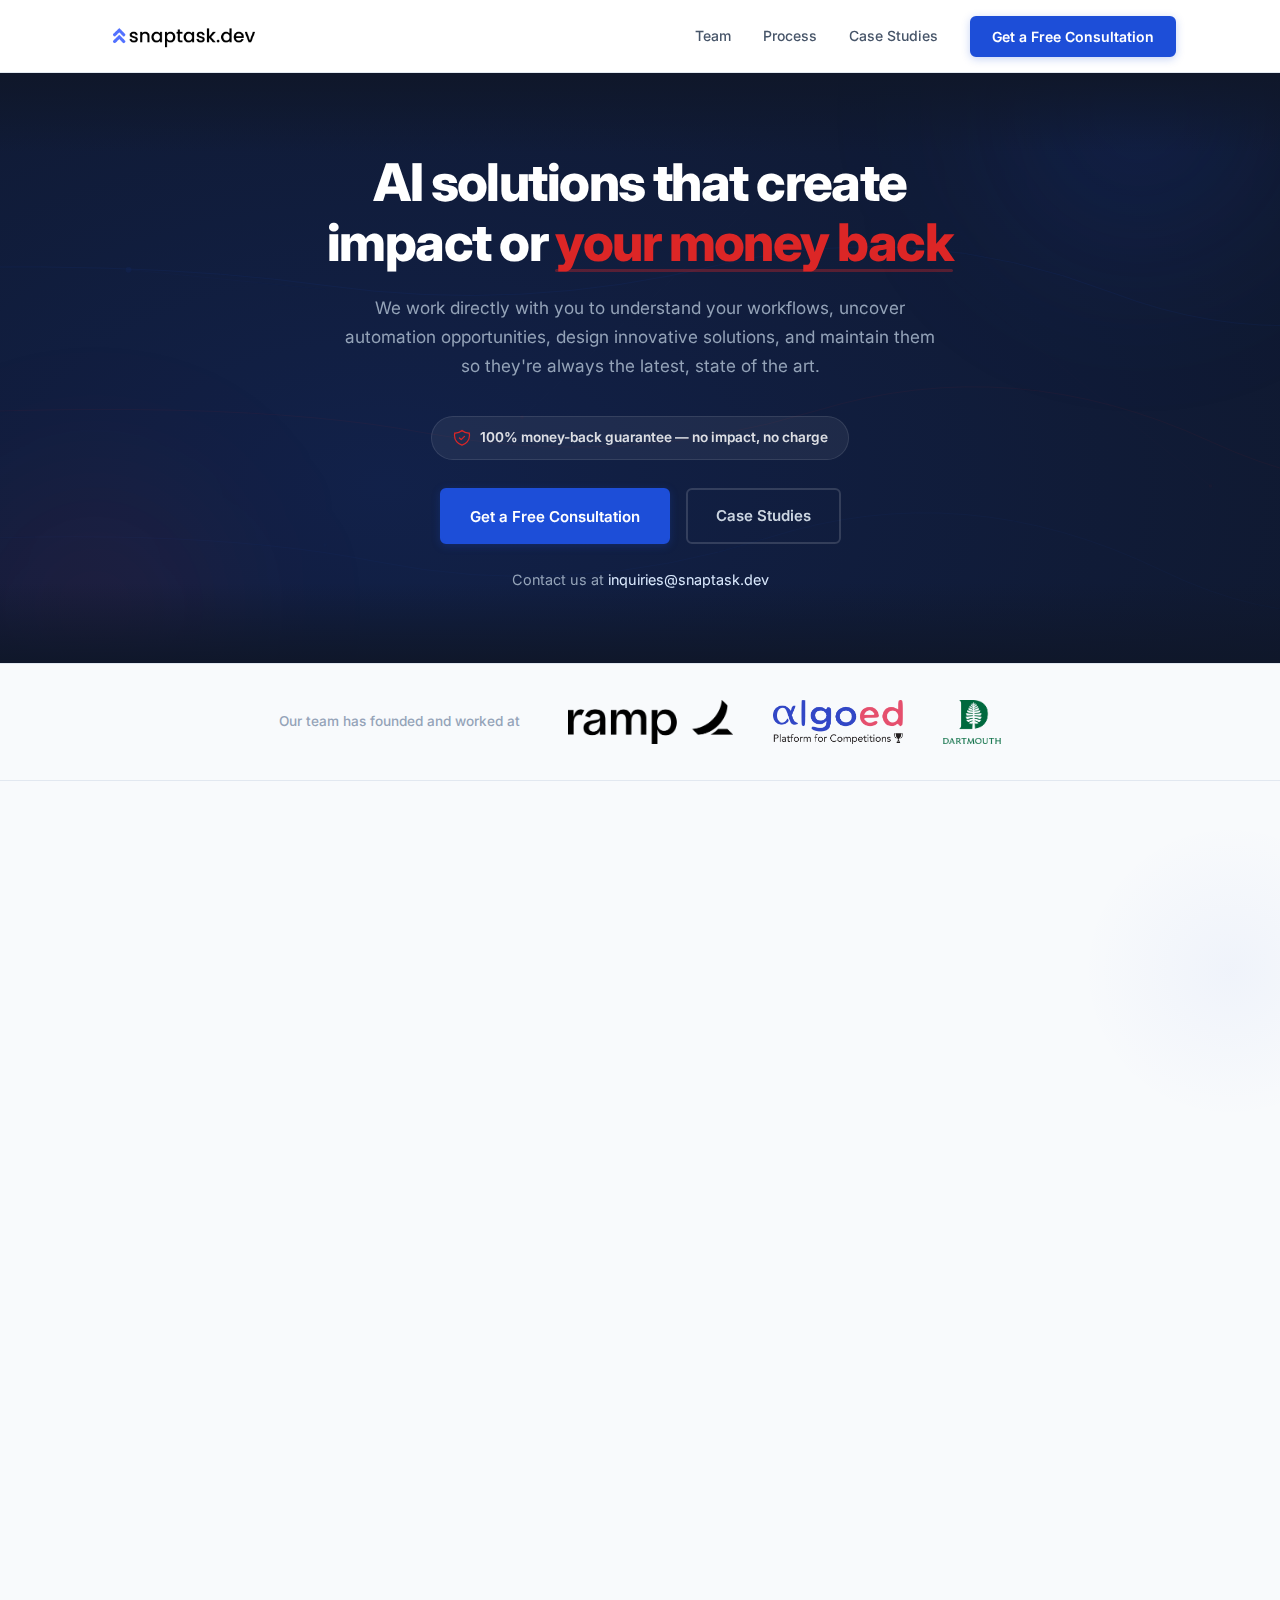
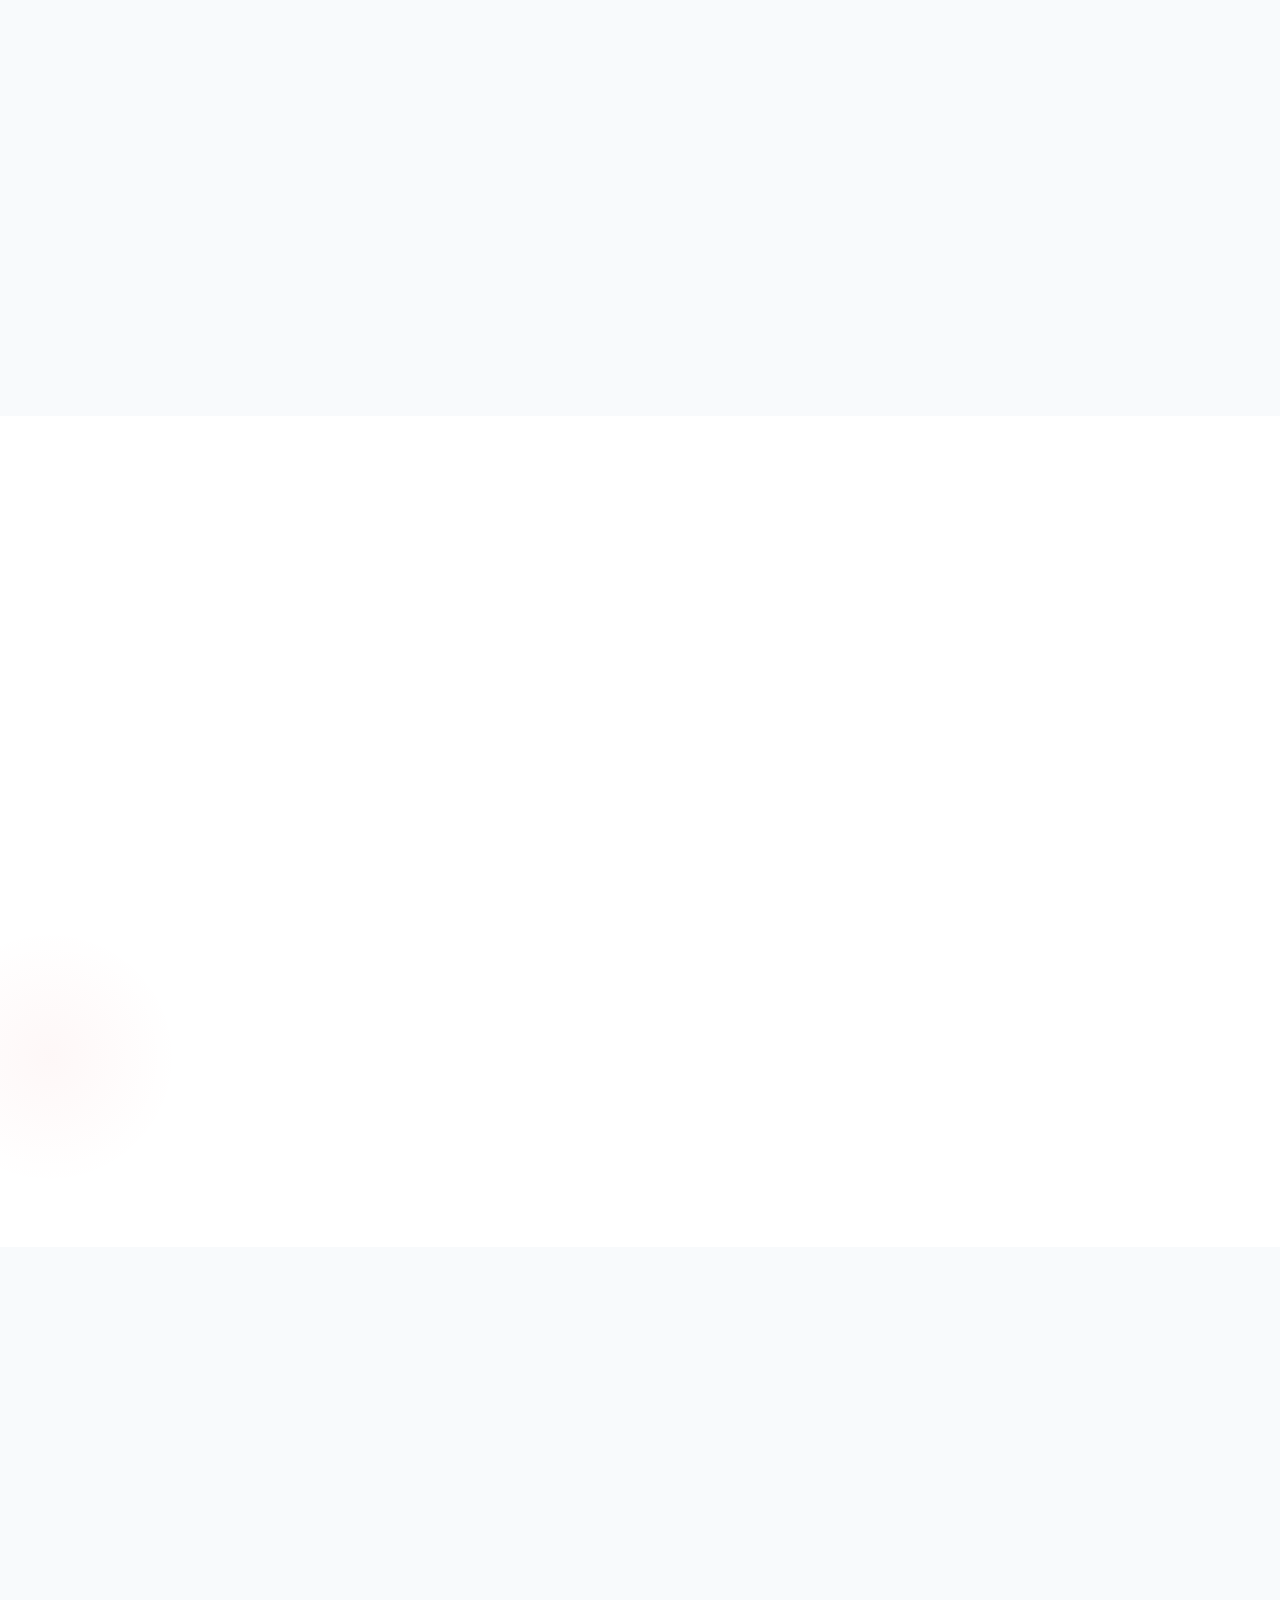
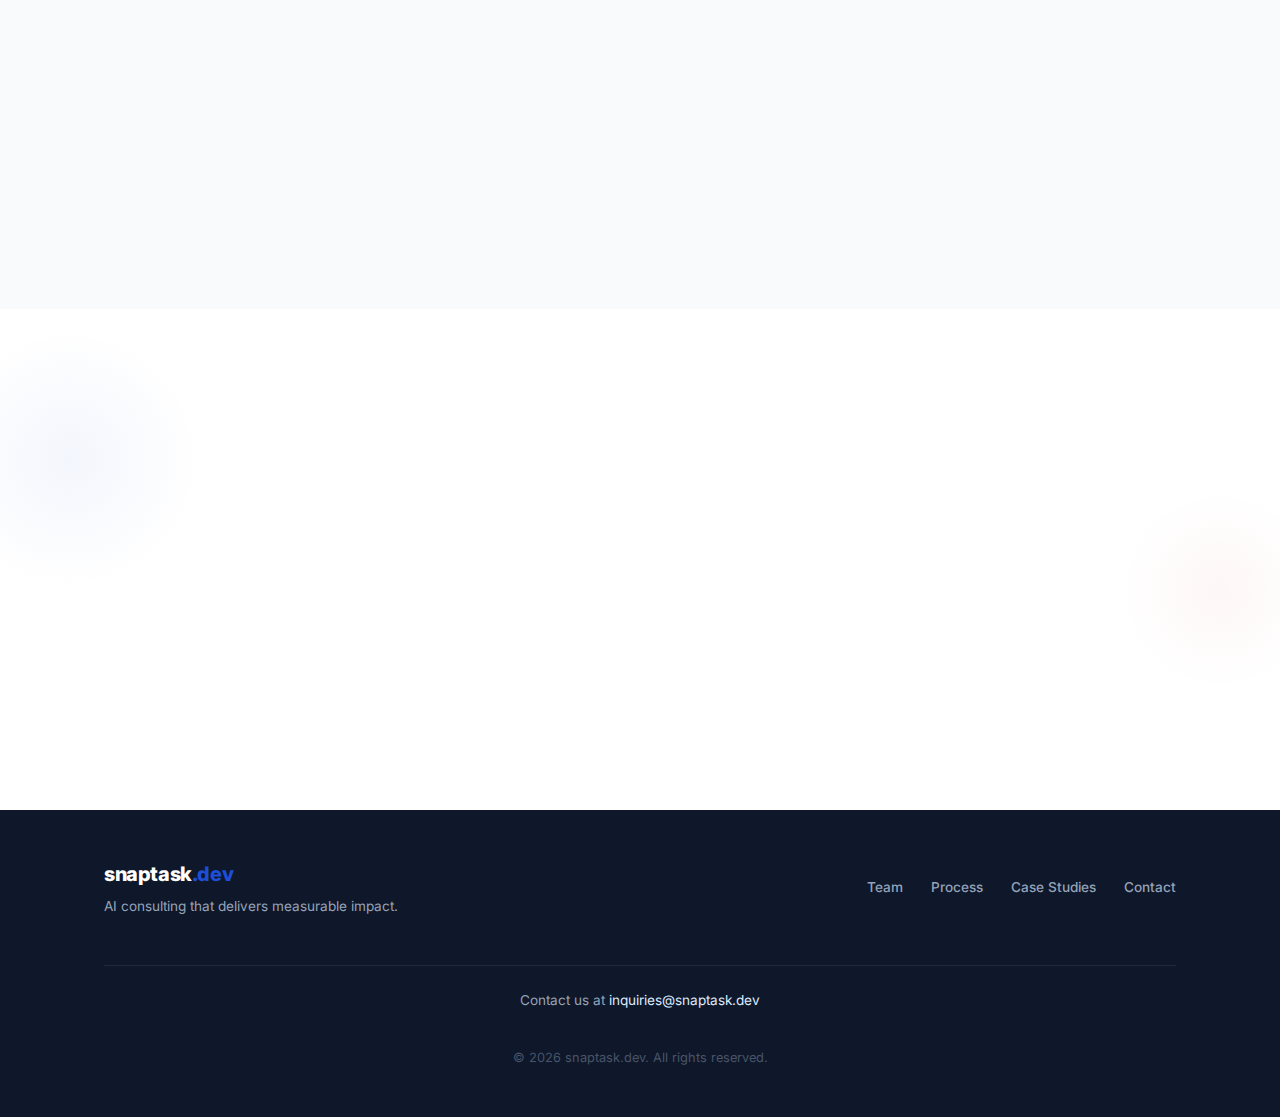
<file: index.html>
<!DOCTYPE html>
<html lang="en">
<head>
  <meta charset="UTF-8">
  <meta name="viewport" content="width=device-width, initial-scale=1.0">
  <title>SnapTask.dev — AI Solutions That Create Impact</title>
  <meta name="description" content="AI consulting company that delivers measurable results. Get a free consultation today.">
  <link rel="stylesheet" href="styles.css">
  <link rel="preconnect" href="https://fonts.googleapis.com">
  <link rel="preconnect" href="https://fonts.gstatic.com" crossorigin>
  <link href="https://fonts.googleapis.com/css2?family=Inter:wght@400;500;600;700;800&display=swap" rel="stylesheet">
</head>
<body>

  <!-- ============================================
       NAVIGATION
       ============================================ -->
  <nav class="navbar">
    <div class="container navbar-inner">
      <span class="logo"><img src="assets/logo-snaptask.png" alt="snaptask.dev" class="logo-img"></span>

      <!-- Mobile hamburger -->
      <button class="mobile-menu-btn" aria-label="Toggle menu" onclick="document.querySelector('.nav-links').classList.toggle('nav-open')">
        <span></span><span></span><span></span>
      </button>

      <div class="nav-links">
        <a href="#team">Team</a>
        <a href="#process">Process</a>
        <a href="#case-studies">Case Studies</a>
        <button class="btn btn-primary btn-sm btn-consultation" onclick="openConsultationModal()">Get a Free Consultation</button>
      </div>
    </div>
  </nav>

  <!-- ============================================
       HERO SECTION
       ============================================ -->
  <section class="hero">
    <!-- Animated gradient mesh background -->
    <div class="hero-gradient-mesh"></div>

    <!-- Geometric accent lines -->
    <svg class="hero-lines" viewBox="0 0 1440 600" fill="none" preserveAspectRatio="xMidYMid slice">
      <!-- Horizontal flowing lines -->
      <path d="M-100 200 Q 200 180, 400 220 T 800 190 T 1200 230 T 1600 200" stroke="rgba(29,78,216,0.08)" stroke-width="1" fill="none">
        <animate attributeName="d" dur="12s" repeatCount="indefinite" values="M-100 200 Q 200 180, 400 220 T 800 190 T 1200 230 T 1600 200;M-100 210 Q 200 240, 400 190 T 800 230 T 1200 180 T 1600 210;M-100 200 Q 200 180, 400 220 T 800 190 T 1200 230 T 1600 200"/>
      </path>
      <path d="M-100 350 Q 300 320, 500 370 T 900 340 T 1300 380 T 1600 350" stroke="rgba(220,38,38,0.06)" stroke-width="1" fill="none">
        <animate attributeName="d" dur="15s" repeatCount="indefinite" values="M-100 350 Q 300 320, 500 370 T 900 340 T 1300 380 T 1600 350;M-100 360 Q 300 390, 500 330 T 900 370 T 1300 330 T 1600 360;M-100 350 Q 300 320, 500 370 T 900 340 T 1300 380 T 1600 350"/>
      </path>
      <path d="M-100 480 Q 250 450, 450 500 T 850 470 T 1250 510 T 1600 480" stroke="rgba(29,78,216,0.05)" stroke-width="1" fill="none">
        <animate attributeName="d" dur="18s" repeatCount="indefinite" values="M-100 480 Q 250 450, 450 500 T 850 470 T 1250 510 T 1600 480;M-100 490 Q 250 520, 450 460 T 850 500 T 1250 460 T 1600 490;M-100 480 Q 250 450, 450 500 T 850 470 T 1250 510 T 1600 480"/>
      </path>
      <!-- Scattered nodes -->
      <circle cx="200" cy="200" r="3" fill="rgba(29,78,216,0.12)"><animate attributeName="opacity" dur="4s" repeatCount="indefinite" values="0.3;0.8;0.3"/></circle>
      <circle cx="600" cy="350" r="2" fill="rgba(220,38,38,0.1)"><animate attributeName="opacity" dur="5s" repeatCount="indefinite" values="0.2;0.7;0.2"/></circle>
      <circle cx="1000" cy="180" r="3" fill="rgba(29,78,216,0.1)"><animate attributeName="opacity" dur="6s" repeatCount="indefinite" values="0.4;0.9;0.4"/></circle>
      <circle cx="1300" cy="420" r="2" fill="rgba(220,38,38,0.08)"><animate attributeName="opacity" dur="4.5s" repeatCount="indefinite" values="0.3;0.6;0.3"/></circle>
      <circle cx="400" cy="480" r="2" fill="rgba(29,78,216,0.08)"><animate attributeName="opacity" dur="7s" repeatCount="indefinite" values="0.2;0.5;0.2"/></circle>
      <circle cx="850" cy="120" r="2.5" fill="rgba(255,255,255,0.06)"><animate attributeName="opacity" dur="5.5s" repeatCount="indefinite" values="0.3;0.7;0.3"/></circle>
      <!-- Connecting line segments -->
      <line x1="200" y1="200" x2="400" y2="220" stroke="rgba(29,78,216,0.06)" stroke-width="0.5"/>
      <line x1="600" y1="350" x2="850" y2="120" stroke="rgba(255,255,255,0.03)" stroke-width="0.5"/>
      <line x1="1000" y1="180" x2="1300" y2="420" stroke="rgba(220,38,38,0.04)" stroke-width="0.5"/>
    </svg>

    <!-- Gradient orbs for depth -->
    <div class="hero-orb hero-orb-1"></div>
    <div class="hero-orb hero-orb-2"></div>

    <!-- Edge fades -->
    <div class="hero-fade-top"></div>
    <div class="hero-fade-bottom"></div>

    <div class="container hero-inner">
      <h1 class="hero-title fade-in">AI solutions that create impact or <span class="hero-highlight">your money back</span></h1>
      <p class="hero-subtitle fade-in fade-delay-1">
        We work directly with you to understand your workflows, uncover automation opportunities,
        design innovative solutions, and maintain them so they're always the latest, state of the art.
      </p>
      <div class="hero-guarantee fade-in fade-delay-1">
        <svg width="20" height="20" fill="none" viewBox="0 0 24 24"><path d="M9 12l2 2 4-4m5.618-4.016A11.955 11.955 0 0112 2.944a11.955 11.955 0 01-8.618 3.04A12.02 12.02 0 003 9c0 5.591 3.824 10.29 9 11.622 5.176-1.332 9-6.03 9-11.622 0-1.042-.133-2.052-.382-3.016z" stroke="currentColor" stroke-width="1.5" stroke-linecap="round" stroke-linejoin="round"/></svg>
        <span>100% money-back guarantee — no impact, no charge</span>
      </div>
      <div class="hero-ctas fade-in fade-delay-2">
        <button class="btn btn-primary btn-consultation" onclick="openConsultationModal()">Get a Free Consultation</button>
        <a href="#case-studies" class="btn btn-outline">Case Studies</a>
      </div>
      <p class="hero-email fade-in fade-delay-3">Contact us at <a href="mailto:inquiries@snaptask.dev">inquiries@snaptask.dev</a></p>
    </div>
  </section>

  <!-- ============================================
       TRUST BAR — Logos / Social Proof
       ============================================ -->
  <section class="trust-bar">
    <div class="container trust-bar-inner">
      <p class="trust-bar-text">Our team has founded and worked at</p>
      <div class="trust-logos">
        <a href="https://ramp.com/" target="_blank" rel="noopener noreferrer" class="trust-logo-link">
          <img src="assets/logo-ramp.png" alt="Ramp" class="trust-logo-img">
        </a>
        <a href="https://algoed.co" target="_blank" rel="noopener noreferrer" class="trust-logo-link">
          <img src="assets/logo-algoed.png" alt="AlgoEd" class="trust-logo-img">
        </a>
        <a href="https://home.dartmouth.edu/" target="_blank" rel="noopener noreferrer" class="trust-logo-link">
          <img src="assets/logo-dartmouth.png" alt="Dartmouth" class="trust-logo-img">
        </a>
      </div>
    </div>
  </section>

  <!-- ============================================
       OUR TEAM SECTION
       ============================================ -->
  <section id="team" class="section section-light">
    <!-- Decorative accent -->
    <div class="section-decor section-decor-right"></div>

    <div class="container">
      <h2 class="section-title fade-in-up">Our team</h2>
      <p class="team-intro fade-in-up">Ethan and Brian met while students at Dartmouth College. They were in the same Computer Science classes and built AI projects together. They want to bring the same impact to your company.</p>
      <div class="team-grid">

        <!-- Team Member 1 — Ethan Child, CEO -->
        <div class="team-card fade-in-up">
          <div class="team-photo">
            <img src="assets/photo-ethan.png" alt="Ethan Child">
          </div>
          <h3 class="team-name">Ethan Child</h3>
          <p class="team-role">Founder, CEO</p>
          <p class="team-bio">
            Built powerful sales &amp; operations internal pipelines for Ramp. Significantly boosted internal processes and saved money.
          </p>
          <div class="team-socials">
            <a href="https://www.linkedin.com/in/ethan-child/" target="_blank" rel="noopener noreferrer" aria-label="LinkedIn" class="social-icon">
              <svg width="20" height="20" fill="currentColor" viewBox="0 0 24 24"><path d="M20.447 20.452h-3.554v-5.569c0-1.328-.027-3.037-1.852-3.037-1.853 0-2.136 1.445-2.136 2.939v5.667H9.351V9h3.414v1.561h.046c.477-.9 1.637-1.85 3.37-1.85 3.601 0 4.267 2.37 4.267 5.455v6.286zM5.337 7.433a2.062 2.062 0 01-2.063-2.065 2.064 2.064 0 112.063 2.065zm1.782 13.019H3.555V9h3.564v11.452zM22.225 0H1.771C.792 0 0 .774 0 1.729v20.542C0 23.227.792 24 1.771 24h20.451C23.2 24 24 23.227 24 22.271V1.729C24 .774 23.2 0 22.222 0h.003z"/></svg>
            </a>
          </div>
        </div>

        <!-- Team Member 2 — Brian Ng, CTO -->
        <div class="team-card fade-in-up fade-delay-1">
          <div class="team-photo">
            <img src="assets/photo-brian.png" alt="Brian Ng">
          </div>
          <h3 class="team-name">Brian Ng</h3>
          <p class="team-role">Founder, CTO</p>
          <p class="team-bio">
            Founder and CTO at AlgoEd, a global platform for competitions in partnership with Harvard, MIT etc. Brian has built a 90% automated operations flow for a normally operations heavy process using a combination of AI, regular engineering and process design to achieve high levels of reliability. He has also built a completely automated data enrichment and propagation pipeline for sales outreach. He is an expert at automating complex flows at the very cutting edge using creative solutions that cost-effectively use AI credits.
          </p>
          <p class="team-bio">
            Brian holds a bachelors in Computer Science from Dartmouth College.
          </p>
          <div class="team-socials">
            <a href="https://www.linkedin.com/in/brian-ng-3a1511180/" target="_blank" rel="noopener noreferrer" aria-label="LinkedIn" class="social-icon">
              <svg width="20" height="20" fill="currentColor" viewBox="0 0 24 24"><path d="M20.447 20.452h-3.554v-5.569c0-1.328-.027-3.037-1.852-3.037-1.853 0-2.136 1.445-2.136 2.939v5.667H9.351V9h3.414v1.561h.046c.477-.9 1.637-1.85 3.37-1.85 3.601 0 4.267 2.37 4.267 5.455v6.286zM5.337 7.433a2.062 2.062 0 01-2.063-2.065 2.064 2.064 0 112.063 2.065zm1.782 13.019H3.555V9h3.564v11.452zM22.225 0H1.771C.792 0 0 .774 0 1.729v20.542C0 23.227.792 24 1.771 24h20.451C23.2 24 24 23.227 24 22.271V1.729C24 .774 23.2 0 22.222 0h.003z"/></svg>
            </a>
          </div>
        </div>

      </div>
    </div>
  </section>

  <!-- ============================================
       OUR PROCESS SECTION
       ============================================ -->
  <section id="process" class="section section-white">
    <!-- Decorative accent -->
    <div class="section-decor section-decor-left"></div>

    <div class="container">
      <div class="process-layout">
        <div class="process-left fade-in-up">
          <h2 class="section-title text-left">Our process</h2>
          <button class="btn btn-primary btn-consultation" onclick="openConsultationModal()">Get a Free Consultation</button>
        </div>
        <div class="process-steps">

          <div class="process-step fade-in-up">
            <div class="step-number">01</div>
            <div class="step-icon">
              <svg width="24" height="24" fill="none" viewBox="0 0 24 24"><path d="M8 12h.01M12 12h.01M16 12h.01M21 12c0 4.418-4.03 8-9 8a9.863 9.863 0 01-4.255-.949L3 20l1.395-3.72C3.512 15.042 3 13.574 3 12c0-4.418 4.03-8 9-8s9 3.582 9 8z" stroke="currentColor" stroke-width="1.5" stroke-linecap="round" stroke-linejoin="round"/></svg>
            </div>
            <div class="step-content">
              <h3>Initial consultation <span class="step-badge step-badge-green">Free</span></h3>
              <p>We start with a free call to understand your business, current workflows, and where AI can make the biggest impact. No commitment required.</p>
            </div>
          </div>

          <div class="process-step fade-in-up fade-delay-1">
            <div class="step-number">02</div>
            <div class="step-icon">
              <svg width="24" height="24" fill="none" viewBox="0 0 24 24"><path d="M21 21l-6-6m2-5a7 7 0 11-14 0 7 7 0 0114 0z" stroke="currentColor" stroke-width="1.5" stroke-linecap="round" stroke-linejoin="round"/></svg>
            </div>
            <div class="step-content">
              <h3>Deep dive &amp; scope</h3>
              <p>We analyze your systems, data, and processes in detail. Then we define a clear scope, timeline, and success metrics so you know exactly what to expect.</p>
            </div>
          </div>

          <div class="process-step fade-in-up fade-delay-2">
            <div class="step-number">03</div>
            <div class="step-icon">
              <svg width="24" height="24" fill="none" viewBox="0 0 24 24"><path d="M9 5H7a2 2 0 00-2 2v12a2 2 0 002 2h10a2 2 0 002-2V7a2 2 0 00-2-2h-2M9 5a2 2 0 002 2h2a2 2 0 002-2M9 5a2 2 0 012-2h2a2 2 0 012 2m-6 9l2 2 4-4" stroke="currentColor" stroke-width="1.5" stroke-linecap="round" stroke-linejoin="round"/></svg>
            </div>
            <div class="step-content">
              <h3>Initial deliverables <span class="step-badge step-badge-red">Money back guarantee if you choose not to continue</span></h3>
              <p>We ship a working prototype or first iteration quickly so you can see real results early. Your feedback shapes every next step.</p>
            </div>
          </div>

          <div class="process-step fade-in-up fade-delay-3">
            <div class="step-number">04</div>
            <div class="step-icon">
              <svg width="24" height="24" fill="none" viewBox="0 0 24 24"><path d="M9 12l2 2 4-4m6 2a9 9 0 11-18 0 9 9 0 0118 0z" stroke="currentColor" stroke-width="1.5" stroke-linecap="round" stroke-linejoin="round"/></svg>
            </div>
            <div class="step-content">
              <h3>Complete deliverables <span class="step-badge step-badge-gray">No more money back guarantee</span></h3>
              <p>We finalize, test, and deploy the full solution. We provide documentation and ongoing support to ensure it keeps delivering value.</p>
            </div>
          </div>

        </div>
      </div>
    </div>
  </section>

  <!-- ============================================
       CASE STUDIES SECTION
       ============================================ -->
  <section id="case-studies" class="section section-light">
    <div class="container">
      <h2 class="section-title text-left fade-in-up">Case studies</h2>
      <p class="section-subtitle text-left fade-in-up">Real results from companies that trusted us to transform their workflows with AI.</p>
      <div class="case-studies-grid">

        <!-- Case Study 1 — Ramp -->
        <div class="case-card fade-in-up">
          <div class="case-card-header">
            <img src="assets/logo-ramp.png" alt="Ramp" class="case-logo-img">
          </div>
          <blockquote class="case-quote">
            "SnapTask built internal sales and operations pipelines that dramatically improved our team's efficiency. Processes that used to take hours were reduced to minutes, saving significant time and money across the board."
          </blockquote>
          <div class="case-author">
            <div class="case-author-avatar"></div>
            <div>
              <p class="case-author-name">[Client Name]</p>
              <p class="case-author-role">[Position], Ramp</p>
            </div>
          </div>
          <a href="case-study-ramp.html" class="case-link">Read case study &rarr;</a>
        </div>

        <!-- Case Study 2 — AlgoEd -->
        <div class="case-card fade-in-up fade-delay-1">
          <div class="case-card-header">
            <img src="assets/logo-algoed.png" alt="AlgoEd" class="case-logo-img">
          </div>
          <blockquote class="case-quote">
            "SnapTask completely automated our entire operations role with a custom AI-driven MCP system. What once required a full-time team member now runs autonomously with human-in-the-loop safeguards."
          </blockquote>
          <div class="case-author">
            <div class="case-author-avatar"></div>
            <div>
              <p class="case-author-name">[Client Name]</p>
              <p class="case-author-role">[Position], AlgoEd</p>
            </div>
          </div>
          <a href="case-study-algoed.html" class="case-link">Read case study &rarr;</a>
        </div>

      </div>
    </div>
  </section>

  <!-- ============================================
       BOTTOM CTA SECTION
       ============================================ -->
  <section id="contact" class="section-cta">
    <!-- Decorative background -->
    <div class="cta-decor cta-decor-1"></div>
    <div class="cta-decor cta-decor-2"></div>

    <div class="container cta-inner">
      <h2 class="cta-title fade-in-up">Ready to put AI to work for your business?</h2>
      <p class="cta-subtitle fade-in-up fade-delay-1">
        Book a free consultation and discover how SnapTask can automate your workflows, reduce costs,
        and give your team superpowers — or get your money back. No risk, just results.
      </p>
      <div class="fade-in-up fade-delay-2">
        <button class="btn btn-primary btn-consultation" onclick="openConsultationModal()">Get a Free Consultation</button>
      </div>
    </div>
  </section>

  <!-- ============================================
       FOOTER
       ============================================ -->
  <footer class="footer">
    <div class="container footer-inner">
      <div class="footer-left">
        <span class="logo-text">snaptask<span class="logo-text-accent">.dev</span></span>
        <p class="footer-tagline">AI consulting that delivers measurable impact.</p>
      </div>
      <div class="footer-links">
        <a href="#team">Team</a>
        <a href="#process">Process</a>
        <a href="#case-studies">Case Studies</a>
        <a href="#contact">Contact</a>
      </div>
      <p class="footer-email">Contact us at <a href="mailto:inquiries@snaptask.dev">inquiries@snaptask.dev</a></p>
      <p class="footer-copy">&copy; 2026 snaptask.dev. All rights reserved.</p>
    </div>
  </footer>

  <!-- ============================================
       CONSULTATION MODAL
       ============================================ -->
  <div id="consultation-modal" class="modal-overlay" onclick="closeConsultationModal(event)">
    <div class="modal-content">
      <div class="modal-header">
        <span class="modal-header-title">Get a Free Consultation</span>
        <button class="modal-close" onclick="closeConsultationModal()" aria-label="Close">&times;</button>
      </div>
      <div class="modal-body">
        <iframe
          src="https://docs.google.com/forms/d/e/1FAIpQLSfn4YEgCmD-tdWSYMpizeVfMmcP9fQjSCOGKVL4hJzG3rDMHA/viewform?embedded=true"
          width="100%"
          height="100%"
          frameborder="0"
          marginheight="0"
          marginwidth="0"
          loading="lazy"
        >Loading...</iframe>
      </div>
    </div>
  </div>

  <!-- ============================================
       SCRIPTS
       ============================================ -->
  <script>
    // Intersection Observer for fade-in animations
    document.addEventListener('DOMContentLoaded', () => {
      const observer = new IntersectionObserver((entries) => {
        entries.forEach(entry => {
          if (entry.isIntersecting) {
            entry.target.classList.add('visible');
            observer.unobserve(entry.target);
          }
        });
      }, { threshold: 0.1, rootMargin: '0px 0px -40px 0px' });

      document.querySelectorAll('.fade-in, .fade-in-up').forEach(el => {
        observer.observe(el);
      });

      // Close mobile nav on link click
      document.querySelectorAll('.nav-links a').forEach(link => {
        link.addEventListener('click', () => {
          document.querySelector('.nav-links').classList.remove('nav-open');
        });
      });
    });

    // Consultation modal
    function openConsultationModal() {
      document.getElementById('consultation-modal').classList.add('modal-open');
      document.body.style.overflow = 'hidden';
    }
    function closeConsultationModal(event) {
      if (event && event.target !== event.currentTarget) return;
      document.getElementById('consultation-modal').classList.remove('modal-open');
      document.body.style.overflow = '';
    }
    // Close on Escape key
    document.addEventListener('keydown', (e) => {
      if (e.key === 'Escape') closeConsultationModal();
    });
  </script>

</body>
</html>
</file>
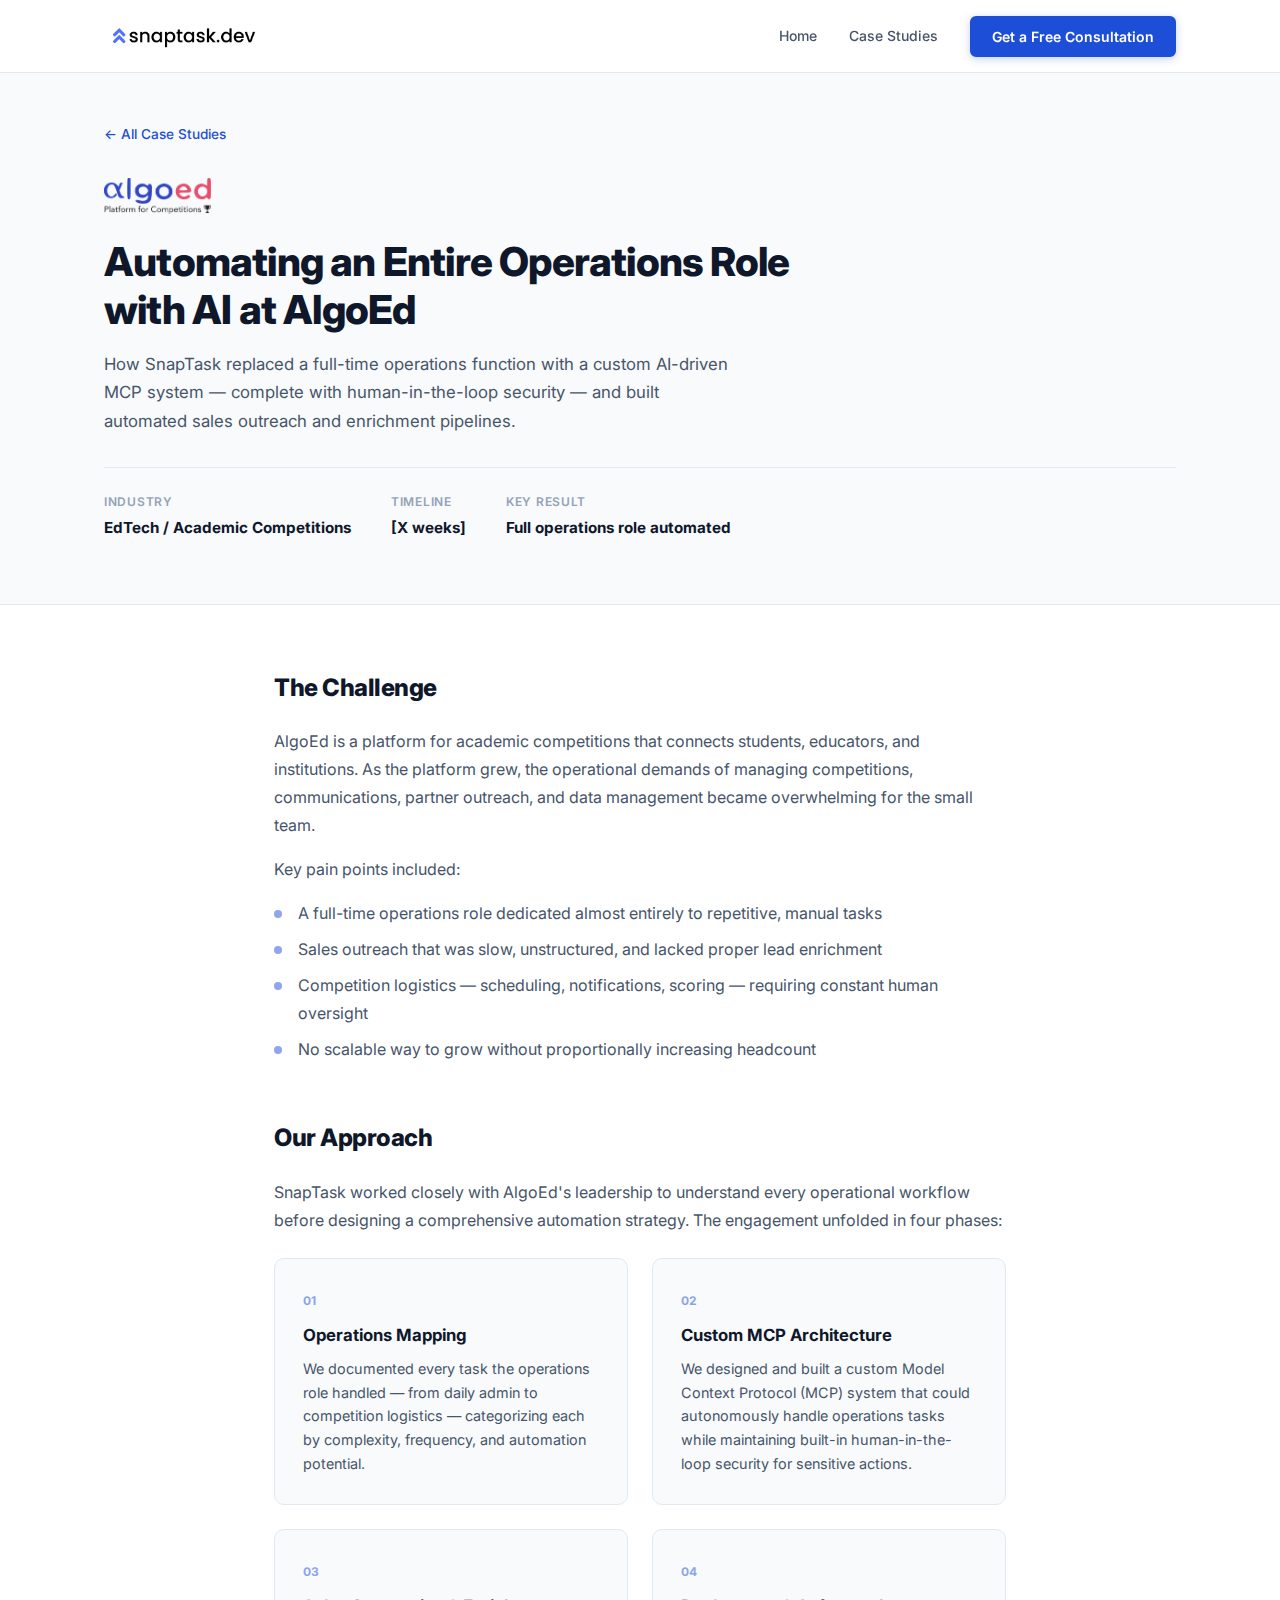
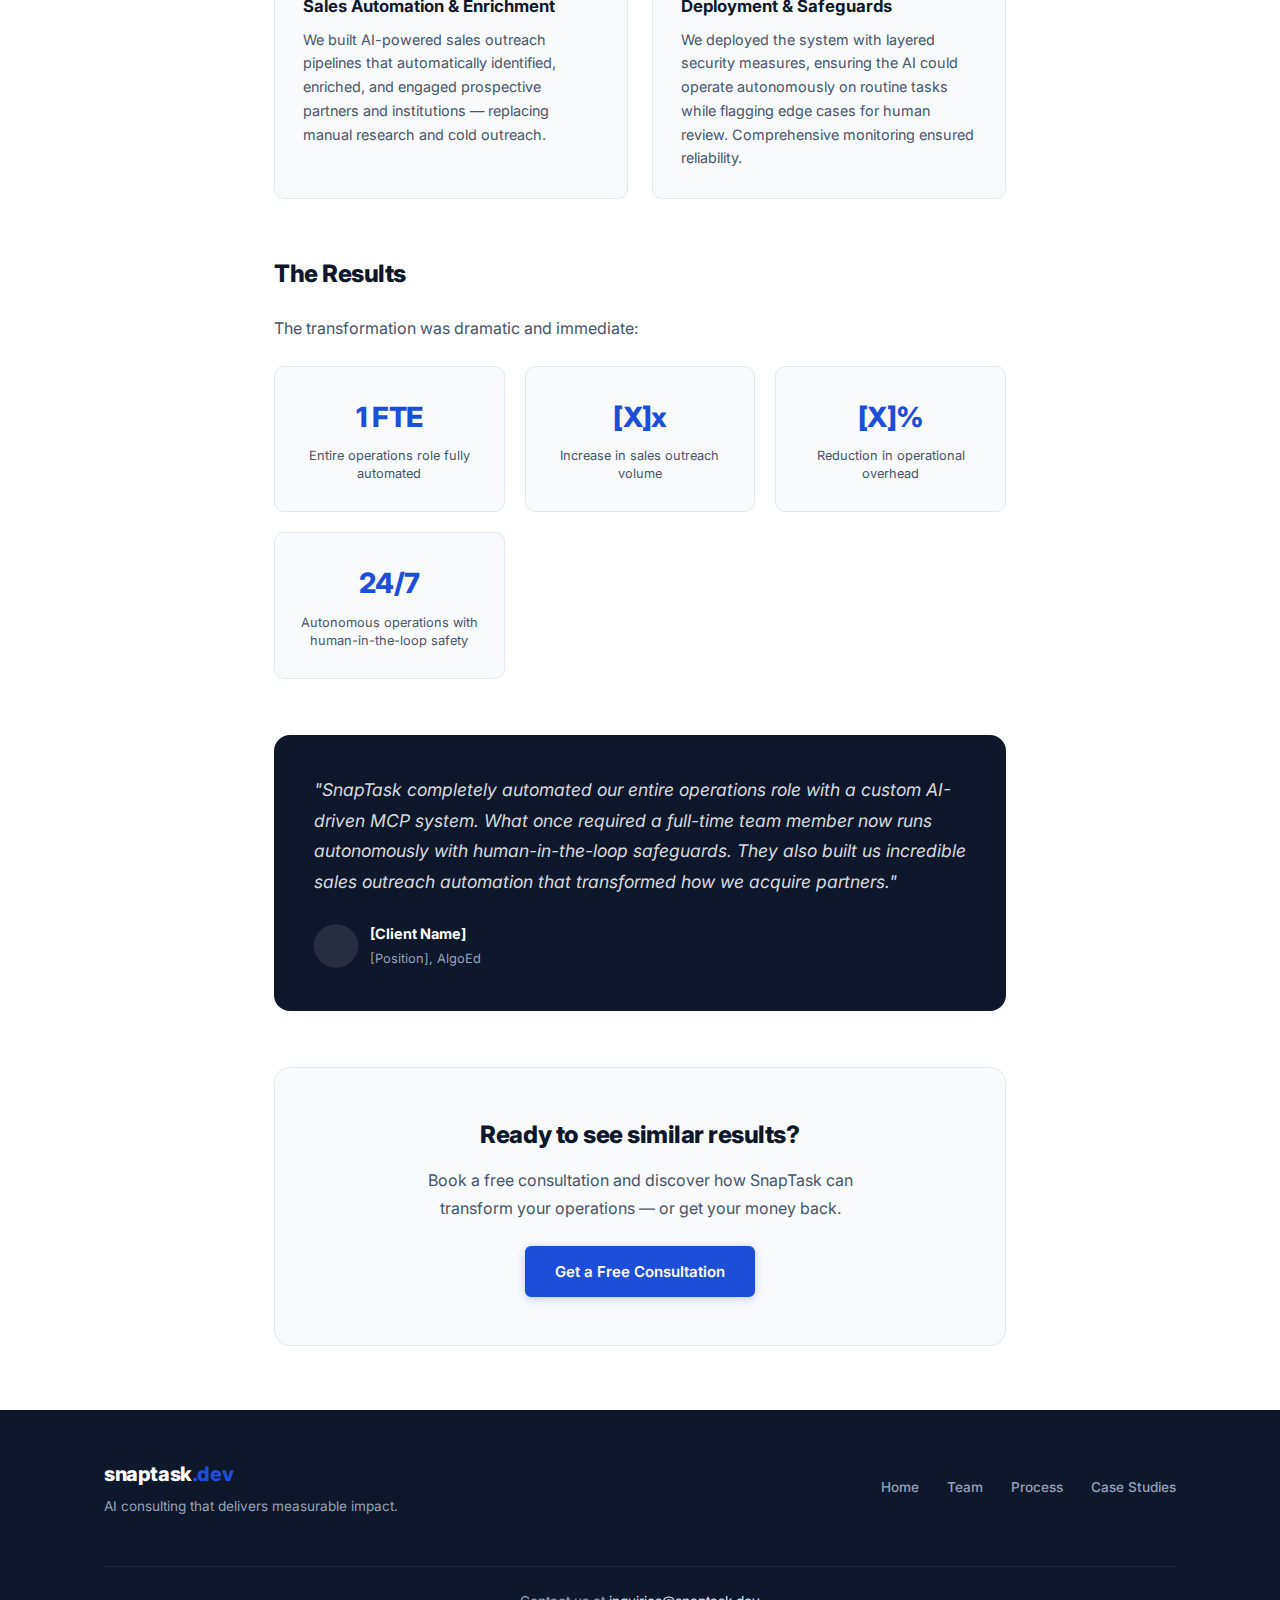
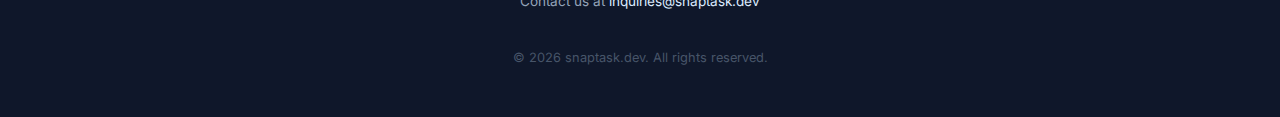
<file: case-study-algoed.html>
<!DOCTYPE html>
<html lang="en">
<head>
  <meta charset="UTF-8">
  <meta name="viewport" content="width=device-width, initial-scale=1.0">
  <title>Case Study: AlgoEd — SnapTask.dev</title>
  <meta name="description" content="How SnapTask automated AlgoEd's entire operations with a custom AI-driven MCP system featuring human-in-the-loop safeguards.">
  <link rel="stylesheet" href="styles.css">
  <link rel="stylesheet" href="case-study.css">
  <link rel="preconnect" href="https://fonts.googleapis.com">
  <link rel="preconnect" href="https://fonts.gstatic.com" crossorigin>
  <link href="https://fonts.googleapis.com/css2?family=Inter:wght@400;500;600;700;800&display=swap" rel="stylesheet">
</head>
<body>

  <!-- NAVIGATION -->
  <nav class="navbar">
    <div class="container navbar-inner">
      <a href="/" class="logo"><img src="assets/logo-snaptask.png" alt="snaptask.dev" class="logo-img"></a>
      <div class="nav-links">
        <a href="/">Home</a>
        <a href="/#case-studies">Case Studies</a>
        <button class="btn btn-primary btn-sm btn-consultation" onclick="openConsultationModal()">Get a Free Consultation</button>
      </div>
    </div>
  </nav>

  <!-- CASE STUDY HERO -->
  <section class="cs-hero">
    <div class="container">
      <a href="/#case-studies" class="cs-back">&larr; All Case Studies</a>
      <div class="cs-hero-header">
        <img src="assets/logo-algoed.png" alt="AlgoEd" class="cs-client-logo">
      </div>
      <h1 class="cs-title">Automating an Entire Operations Role with AI at AlgoEd</h1>
      <p class="cs-subtitle">How SnapTask replaced a full-time operations function with a custom AI-driven MCP system — complete with human-in-the-loop security — and built automated sales outreach and enrichment pipelines.</p>
      <div class="cs-meta">
        <div class="cs-meta-item">
          <span class="cs-meta-label">Industry</span>
          <span class="cs-meta-value">EdTech / Academic Competitions</span>
        </div>
        <div class="cs-meta-item">
          <span class="cs-meta-label">Timeline</span>
          <span class="cs-meta-value">[X weeks]</span>
        </div>
        <div class="cs-meta-item">
          <span class="cs-meta-label">Key Result</span>
          <span class="cs-meta-value">Full operations role automated</span>
        </div>
      </div>
    </div>
  </section>

  <!-- CASE STUDY CONTENT -->
  <article class="cs-content">
    <div class="container cs-container">

      <!-- The Challenge -->
      <section class="cs-section">
        <h2>The Challenge</h2>
        <p>
          AlgoEd is a platform for academic competitions that connects students, educators, and institutions. As the platform grew, the operational demands of managing competitions, communications, partner outreach, and data management became overwhelming for the small team.
        </p>
        <p>
          Key pain points included:
        </p>
        <ul>
          <li>A full-time operations role dedicated almost entirely to repetitive, manual tasks</li>
          <li>Sales outreach that was slow, unstructured, and lacked proper lead enrichment</li>
          <li>Competition logistics — scheduling, notifications, scoring — requiring constant human oversight</li>
          <li>No scalable way to grow without proportionally increasing headcount</li>
        </ul>
      </section>

      <!-- The Approach -->
      <section class="cs-section">
        <h2>Our Approach</h2>
        <p>
          SnapTask worked closely with AlgoEd's leadership to understand every operational workflow before designing a comprehensive automation strategy. The engagement unfolded in four phases:
        </p>

        <div class="cs-approach-grid">
          <div class="cs-approach-card">
            <span class="cs-approach-num">01</span>
            <h3>Operations Mapping</h3>
            <p>We documented every task the operations role handled — from daily admin to competition logistics — categorizing each by complexity, frequency, and automation potential.</p>
          </div>
          <div class="cs-approach-card">
            <span class="cs-approach-num">02</span>
            <h3>Custom MCP Architecture</h3>
            <p>We designed and built a custom Model Context Protocol (MCP) system that could autonomously handle operations tasks while maintaining built-in human-in-the-loop security for sensitive actions.</p>
          </div>
          <div class="cs-approach-card">
            <span class="cs-approach-num">03</span>
            <h3>Sales Automation &amp; Enrichment</h3>
            <p>We built AI-powered sales outreach pipelines that automatically identified, enriched, and engaged prospective partners and institutions — replacing manual research and cold outreach.</p>
          </div>
          <div class="cs-approach-card">
            <span class="cs-approach-num">04</span>
            <h3>Deployment &amp; Safeguards</h3>
            <p>We deployed the system with layered security measures, ensuring the AI could operate autonomously on routine tasks while flagging edge cases for human review. Comprehensive monitoring ensured reliability.</p>
          </div>
        </div>
      </section>

      <!-- The Results -->
      <section class="cs-section">
        <h2>The Results</h2>
        <p>The transformation was dramatic and immediate:</p>
        <div class="cs-results-grid">
          <div class="cs-result-card">
            <span class="cs-result-number">1 FTE</span>
            <span class="cs-result-label">Entire operations role fully automated</span>
          </div>
          <div class="cs-result-card">
            <span class="cs-result-number">[X]x</span>
            <span class="cs-result-label">Increase in sales outreach volume</span>
          </div>
          <div class="cs-result-card">
            <span class="cs-result-number">[X]%</span>
            <span class="cs-result-label">Reduction in operational overhead</span>
          </div>
          <div class="cs-result-card">
            <span class="cs-result-number">24/7</span>
            <span class="cs-result-label">Autonomous operations with human-in-the-loop safety</span>
          </div>
        </div>
      </section>

      <!-- Testimonial -->
      <section class="cs-section">
        <blockquote class="cs-testimonial">
          <p>"SnapTask completely automated our entire operations role with a custom AI-driven MCP system. What once required a full-time team member now runs autonomously with human-in-the-loop safeguards. They also built us incredible sales outreach automation that transformed how we acquire partners."</p>
          <footer>
            <div class="cs-testimonial-author">
              <div class="cs-testimonial-avatar"></div>
              <div>
                <strong>[Client Name]</strong>
                <span>[Position], AlgoEd</span>
              </div>
            </div>
          </footer>
        </blockquote>
      </section>

      <!-- CTA -->
      <section class="cs-section cs-cta-section">
        <h2>Ready to see similar results?</h2>
        <p>Book a free consultation and discover how SnapTask can transform your operations — or get your money back.</p>
        <button class="btn btn-primary btn-consultation" onclick="openConsultationModal()">Get a Free Consultation</button>
      </section>

    </div>
  </article>

  <!-- FOOTER -->
  <footer class="footer">
    <div class="container footer-inner">
      <div class="footer-left">
        <span class="logo-text">snaptask<span class="logo-text-accent">.dev</span></span>
        <p class="footer-tagline">AI consulting that delivers measurable impact.</p>
      </div>
      <div class="footer-links">
        <a href="/">Home</a>
        <a href="/#team">Team</a>
        <a href="/#process">Process</a>
        <a href="/#case-studies">Case Studies</a>
      </div>
      <p class="footer-email">Contact us at <a href="mailto:inquiries@snaptask.dev">inquiries@snaptask.dev</a></p>
      <p class="footer-copy">&copy; 2026 snaptask.dev. All rights reserved.</p>
    </div>
  </footer>

  <!-- CONSULTATION MODAL -->
  <div id="consultation-modal" class="modal-overlay" onclick="closeConsultationModal(event)">
    <div class="modal-content">
      <div class="modal-header">
        <span class="modal-header-title">Get a Free Consultation</span>
        <button class="modal-close" onclick="closeConsultationModal()" aria-label="Close">&times;</button>
      </div>
      <div class="modal-body">
        <iframe
          src="https://docs.google.com/forms/d/e/1FAIpQLSfn4YEgCmD-tdWSYMpizeVfMmcP9fQjSCOGKVL4hJzG3rDMHA/viewform?embedded=true"
          width="100%"
          height="100%"
          frameborder="0"
          marginheight="0"
          marginwidth="0"
          loading="lazy"
        >Loading...</iframe>
      </div>
    </div>
  </div>

  <script>
    function openConsultationModal() {
      document.getElementById('consultation-modal').classList.add('modal-open');
      document.body.style.overflow = 'hidden';
    }
    function closeConsultationModal(event) {
      if (event && event.target !== event.currentTarget) return;
      document.getElementById('consultation-modal').classList.remove('modal-open');
      document.body.style.overflow = '';
    }
    document.addEventListener('keydown', (e) => {
      if (e.key === 'Escape') closeConsultationModal();
    });
  </script>

</body>
</html>
</file>
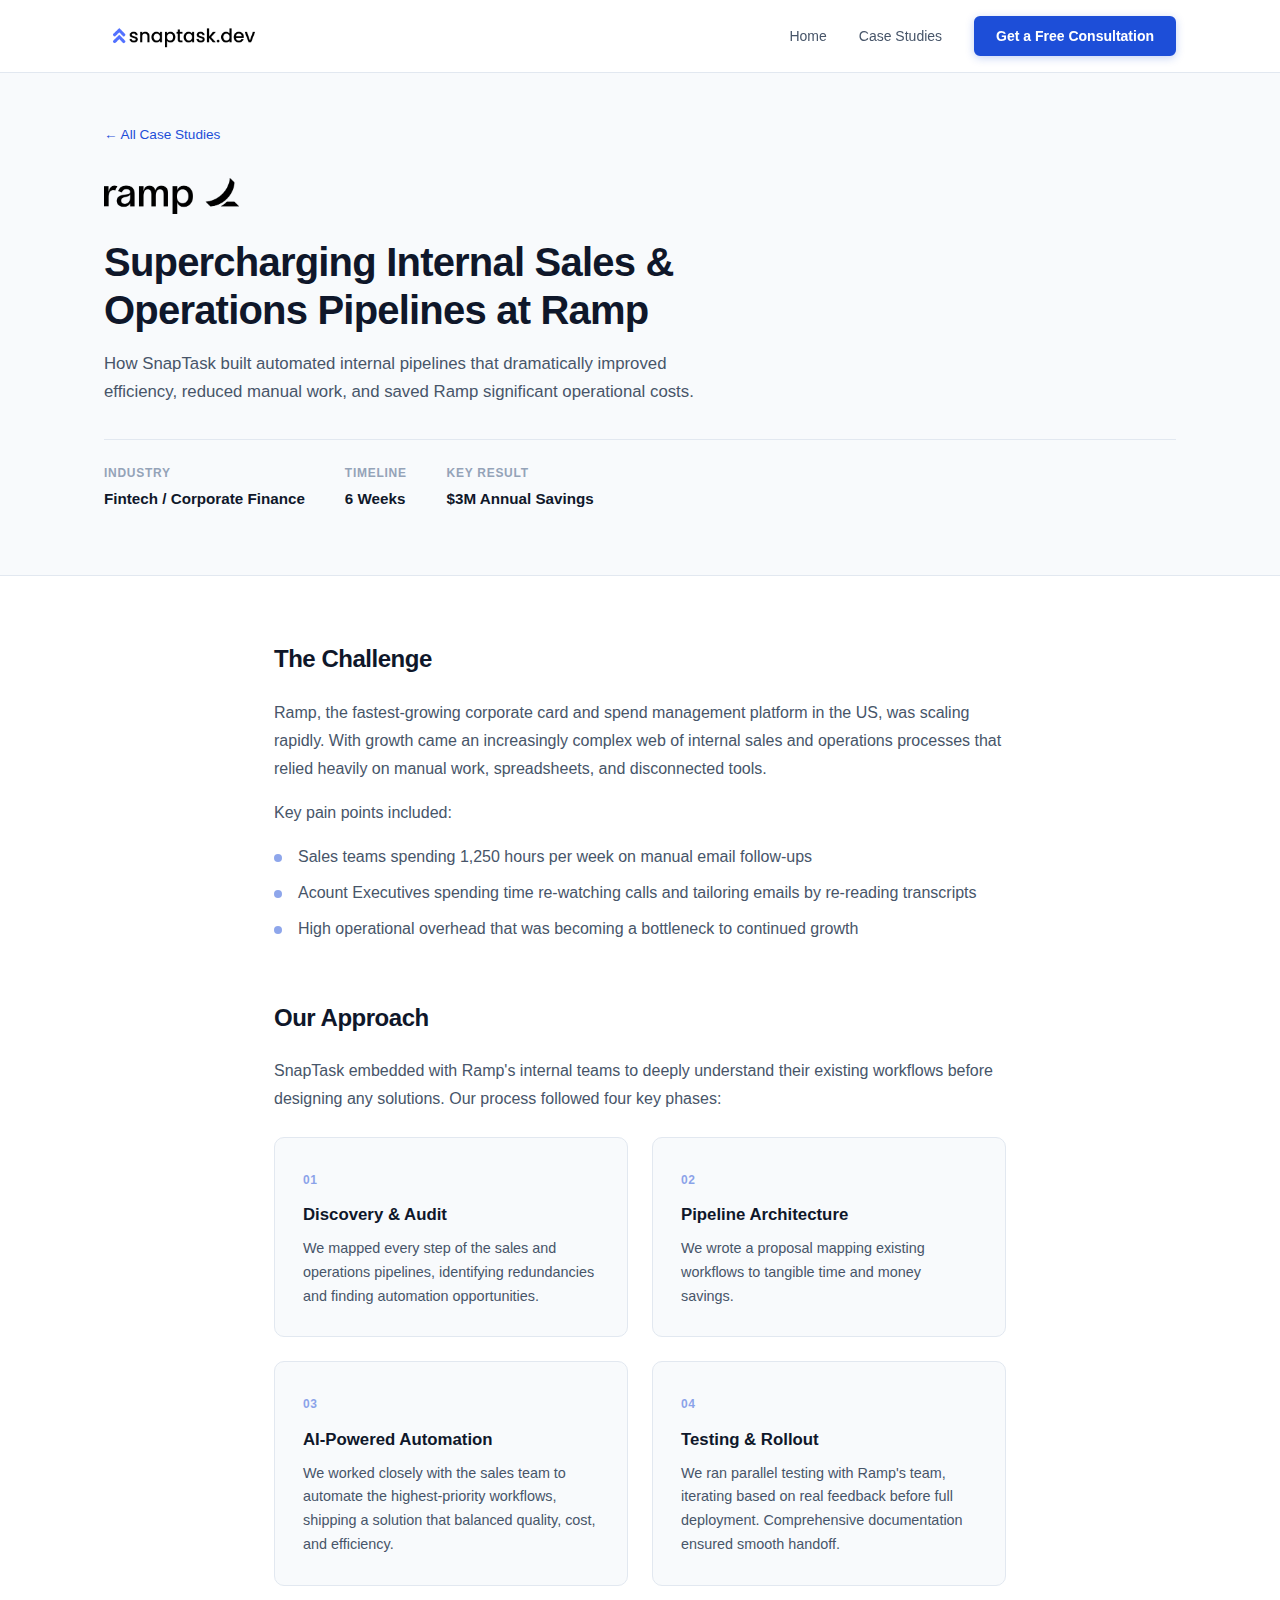
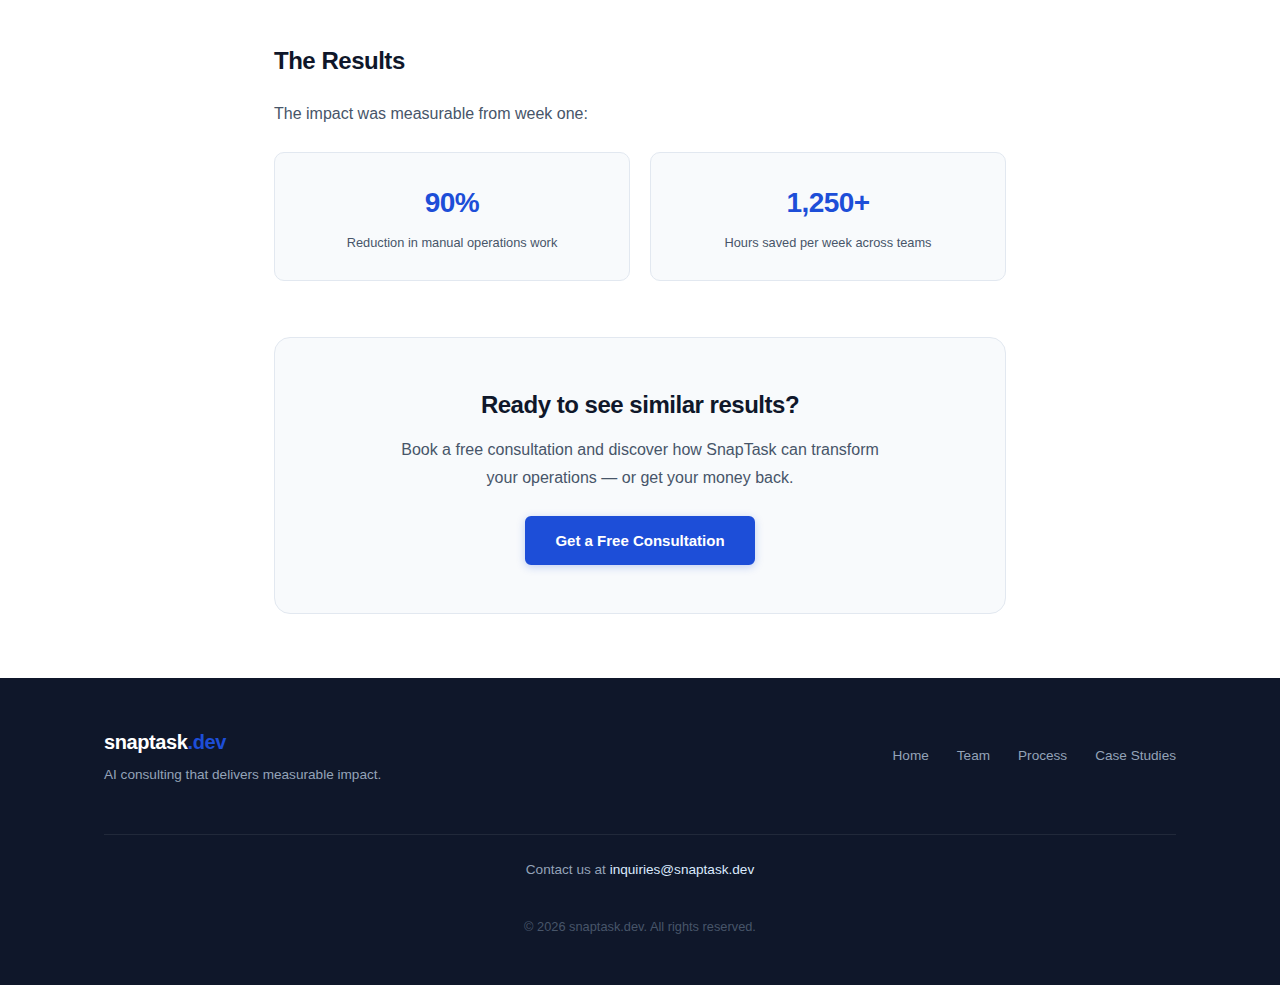
<file: case-study-ramp.html>
<!DOCTYPE html>
<html lang="en">
<head>
  <meta charset="UTF-8">
  <meta name="viewport" content="width=device-width, initial-scale=1.0">
  <title>Case Study: Ramp — SnapTask.dev</title>
  <meta name="description" content="How SnapTask helped Ramp build powerful internal sales and operations pipelines, saving significant time and money.">
  <link rel="stylesheet" href="styles.css">
  <link rel="stylesheet" href="case-study.css">
  <link rel="preconnect" href="https://fonts.googleapis.com">
  <link rel="preconnect" href="https://fonts.gstatic.com" crossorigin>
  <link href="https://fonts.googleapis.com/css2?family=Plus+Jakarta+Sans:wght@400;500;600;700;800&display=swap" rel="stylesheet">
</head>
<body>

  <!-- NAVIGATION -->
  <nav class="navbar">
    <div class="container navbar-inner">
      <a href="/" class="logo"><img src="assets/logo-snaptask.png" alt="snaptask.dev" class="logo-img"></a>
      <div class="nav-links">
        <a href="/">Home</a>
        <a href="/#case-studies">Case Studies</a>
        <button class="btn btn-primary btn-sm btn-consultation" onclick="openConsultationModal()">Get a Free Consultation</button>
      </div>
    </div>
  </nav>

  <!-- CASE STUDY HERO -->
  <section class="cs-hero">
    <div class="container">
      <a href="/#case-studies" class="cs-back">&larr; All Case Studies</a>
      <div class="cs-hero-header">
        <img src="assets/logo-ramp.png" alt="Ramp" class="cs-client-logo">
      </div>
      <h1 class="cs-title">Supercharging Internal Sales &amp; Operations Pipelines at Ramp</h1>
      <p class="cs-subtitle">How SnapTask built automated internal pipelines that dramatically improved efficiency, reduced manual work, and saved Ramp significant operational costs.</p>
      <div class="cs-meta">
        <div class="cs-meta-item">
          <span class="cs-meta-label">Industry</span>
          <span class="cs-meta-value">Fintech / Corporate Finance</span>
        </div>
        <div class="cs-meta-item">
          <span class="cs-meta-label">Timeline</span>
          <span class="cs-meta-value">6 Weeks</span>
        </div>
        <div class="cs-meta-item">
          <span class="cs-meta-label">Key Result</span>
          <span class="cs-meta-value">$3M Annual Savings</span>
        </div>
      </div>
    </div>
  </section>

  <!-- CASE STUDY CONTENT -->
  <article class="cs-content">
    <div class="container cs-container">

      <!-- The Challenge -->
      <section class="cs-section">
        <h2>The Challenge</h2>
        <p>
          Ramp, the fastest-growing corporate card and spend management platform in the US, was scaling rapidly. With growth came an increasingly complex web of internal sales and operations processes that relied heavily on manual work, spreadsheets, and disconnected tools.
        </p>
        <p>
          Key pain points included:
        </p>
        <ul>
          <li>Sales teams spending 1,250 hours per week on manual email follow-ups</li>
          <li>Acount Executives spending time re-watching calls and tailoring emails by re-reading transcripts</li>
          <li>High operational overhead that was becoming a bottleneck to continued growth</li>
        </ul>
      </section>

      <!-- The Approach -->
      <section class="cs-section">
        <h2>Our Approach</h2>
        <p>
          SnapTask embedded with Ramp's internal teams to deeply understand their existing workflows before designing any solutions. Our process followed four key phases:
        </p>

        <div class="cs-approach-grid">
          <div class="cs-approach-card">
            <span class="cs-approach-num">01</span>
            <h3>Discovery &amp; Audit</h3>
            <p>We mapped every step of the sales and operations pipelines, identifying redundancies and finding automation opportunities.</p>
          </div>
          <div class="cs-approach-card">
            <span class="cs-approach-num">02</span>
            <h3>Pipeline Architecture</h3>
            <p>We wrote a proposal mapping existing workflows to tangible time and money savings.</p>
          </div>
          <div class="cs-approach-card">
            <span class="cs-approach-num">03</span>
            <h3>AI-Powered Automation</h3>
            <p>We worked closely with the sales team to automate the highest-priority workflows, shipping a solution that balanced quality, cost, and efficiency.</p>
          </div>
          <div class="cs-approach-card">
            <span class="cs-approach-num">04</span>
            <h3>Testing &amp; Rollout</h3>
            <p>We ran parallel testing with Ramp's team, iterating based on real feedback before full deployment. Comprehensive documentation ensured smooth handoff.</p>
          </div>
        </div>
      </section>

      <!-- The Results -->
      <section class="cs-section">
        <h2>The Results</h2>
        <p>The impact was measurable from week one:</p>
        <div class="cs-results-grid">
          <div class="cs-result-card">
            <span class="cs-result-number">90%</span>
            <span class="cs-result-label">Reduction in manual operations work</span>
          </div>
          <div class="cs-result-card">
            <span class="cs-result-number">1,250+</span>
            <span class="cs-result-label">Hours saved per week across teams</span>
          </div>
        </div>
      </section>

      <!-- CTA -->
      <section class="cs-section cs-cta-section">
        <h2>Ready to see similar results?</h2>
        <p>Book a free consultation and discover how SnapTask can transform your operations — or get your money back.</p>
        <button class="btn btn-primary btn-consultation" onclick="openConsultationModal()">Get a Free Consultation</button>
      </section>

    </div>
  </article>

  <!-- FOOTER -->
  <footer class="footer">
    <div class="container footer-inner">
      <div class="footer-left">
        <span class="logo-text">snaptask<span class="logo-text-accent">.dev</span></span>
        <p class="footer-tagline">AI consulting that delivers measurable impact.</p>
      </div>
      <div class="footer-links">
        <a href="/">Home</a>
        <a href="/#team">Team</a>
        <a href="/#process">Process</a>
        <a href="/#case-studies">Case Studies</a>
      </div>
      <p class="footer-email">Contact us at <a href="mailto:inquiries@snaptask.dev">inquiries@snaptask.dev</a></p>
      <p class="footer-copy">&copy; 2026 snaptask.dev. All rights reserved.</p>
    </div>
  </footer>

  <!-- CONSULTATION MODAL -->
  <div id="consultation-modal" class="modal-overlay" onclick="closeConsultationModal(event)">
    <div class="modal-content">
      <div class="modal-header">
        <span class="modal-header-title">Get a Free Consultation</span>
        <button class="modal-close" onclick="closeConsultationModal()" aria-label="Close">&times;</button>
      </div>
      <div class="modal-body">
        <iframe
          src="https://docs.google.com/forms/d/e/1FAIpQLSfn4YEgCmD-tdWSYMpizeVfMmcP9fQjSCOGKVL4hJzG3rDMHA/viewform?embedded=true"
          width="100%"
          height="100%"
          frameborder="0"
          marginheight="0"
          marginwidth="0"
          loading="lazy"
        >Loading...</iframe>
      </div>
    </div>
  </div>

  <script>
    function openConsultationModal() {
      document.getElementById('consultation-modal').classList.add('modal-open');
      document.body.style.overflow = 'hidden';
    }
    function closeConsultationModal(event) {
      if (event && event.target !== event.currentTarget) return;
      document.getElementById('consultation-modal').classList.remove('modal-open');
      document.body.style.overflow = '';
    }
    document.addEventListener('keydown', (e) => {
      if (e.key === 'Escape') closeConsultationModal();
    });
  </script>

</body>
</html>
</file>
<file: styles.css>
/* ============================================
   CSS CUSTOM PROPERTIES — Edit colors here
   ============================================ */
:root {
  /* Primary palette */
  --color-primary: #1D4ED8;        /* Blue — main brand color */
  --color-primary-dark: #1E3A8A;   /* Darker blue — hover states */
  --color-primary-light: #DBEAFE;  /* Light blue — subtle backgrounds */
  --color-primary-ultralight: #EFF6FF;

  /* Accent palette */
  --color-accent: #DC2626;         /* Red — accent / urgency */
  --color-accent-dark: #B91C1C;    /* Darker red — hover states */
  --color-accent-light: #FEE2E2;   /* Light red — subtle backgrounds */

  /* Neutrals */
  --color-white: #FFFFFF;
  --color-off-white: #F8FAFC;
  --color-gray-50: #F1F5F9;
  --color-gray-100: #E2E8F0;
  --color-gray-200: #CBD5E1;
  --color-gray-400: #94A3B8;
  --color-gray-600: #475569;
  --color-gray-800: #1E293B;
  --color-gray-900: #0F172A;

  /* Typography */
  --font-family: 'Inter', -apple-system, BlinkMacSystemFont, 'Segoe UI', sans-serif;
  --font-size-base: 16px;

  /* Spacing */
  --section-padding: 96px 0;
  --container-max: 1120px;

  /* Border radius */
  --radius-sm: 6px;
  --radius-md: 10px;
  --radius-lg: 16px;
}


/* ============================================
   RESET & BASE
   ============================================ */
*, *::before, *::after {
  box-sizing: border-box;
  margin: 0;
  padding: 0;
}

html {
  scroll-behavior: smooth;
  font-size: var(--font-size-base);
}

body {
  font-family: var(--font-family);
  color: var(--color-gray-800);
  background: var(--color-white);
  line-height: 1.6;
  -webkit-font-smoothing: antialiased;
  overflow-x: hidden;
}

img {
  max-width: 100%;
  display: block;
}

a {
  text-decoration: none;
  color: inherit;
}


/* ============================================
   LAYOUT
   ============================================ */
.container {
  max-width: var(--container-max);
  margin: 0 auto;
  padding: 0 24px;
}


/* ============================================
   ANIMATIONS
   ============================================ */
@keyframes fadeIn {
  from { opacity: 0; }
  to { opacity: 1; }
}

@keyframes fadeInUp {
  from {
    opacity: 0;
    transform: translateY(24px);
  }
  to {
    opacity: 1;
    transform: translateY(0);
  }
}

@keyframes float {
  0%, 100% { transform: translateY(0); }
  50% { transform: translateY(-12px); }
}

@keyframes pulse-soft {
  0%, 100% { opacity: 0.4; }
  50% { opacity: 0.7; }
}

@keyframes slideInLeft {
  from { opacity: 0; transform: translateX(-20px); }
  to { opacity: 1; transform: translateX(0); }
}

/* Fade-in base (triggered by IntersectionObserver) */
.fade-in,
.fade-in-up {
  opacity: 0;
  transition: opacity 0.7s ease, transform 0.7s ease;
}
.fade-in-up {
  transform: translateY(24px);
}
.fade-in.visible,
.fade-in-up.visible {
  opacity: 1;
  transform: translateY(0);
}

/* Staggered delays */
.fade-delay-1 { transition-delay: 0.12s; }
.fade-delay-2 { transition-delay: 0.24s; }
.fade-delay-3 { transition-delay: 0.36s; }


/* ============================================
   BUTTONS
   ============================================ */
.btn {
  display: inline-flex;
  align-items: center;
  justify-content: center;
  font-family: var(--font-family);
  font-weight: 600;
  font-size: 0.938rem;
  padding: 14px 28px;
  border-radius: var(--radius-sm);
  border: 2px solid transparent;
  cursor: pointer;
  white-space: nowrap;
}

.btn-primary {
  background: var(--color-primary);
  color: var(--color-white);
  border-color: var(--color-primary);
  box-shadow: 0 2px 8px rgba(29, 78, 216, 0.25);
}
.btn-primary:hover {
  background: var(--color-primary-dark);
  border-color: var(--color-primary-dark);
}

.btn-accent {
  background: var(--color-accent);
  color: var(--color-white);
  border-color: var(--color-accent);
  box-shadow: 0 2px 8px rgba(220, 38, 38, 0.25);
}
.btn-accent:hover {
  background: var(--color-accent-dark);
  border-color: var(--color-accent-dark);
}

.btn-outline {
  background: transparent;
  color: var(--color-gray-800);
  border-color: var(--color-gray-200);
}
.btn-outline:hover {
  border-color: var(--color-primary);
  color: var(--color-primary);
}

.btn-sm {
  padding: 10px 20px;
  font-size: 0.875rem;
}


/* ============================================
   NAVBAR
   ============================================ */
.navbar {
  position: sticky;
  top: 0;
  z-index: 100;
  background: rgba(255, 255, 255, 0.95);
  backdrop-filter: blur(12px);
  border-bottom: 1px solid var(--color-gray-100);
}

.navbar-inner {
  display: flex;
  align-items: center;
  justify-content: space-between;
  height: 72px;
}

.logo {
  display: inline-flex;
  align-items: center;
}
.logo-img {
  height: 32px;
  width: auto;
  object-fit: contain;
}
.logo-text {
  font-size: 1.25rem;
  font-weight: 800;
  color: var(--color-white);
  letter-spacing: -0.02em;
  display: block;
  margin-bottom: 6px;
}
.logo-text-accent {
  color: var(--color-primary);
}

.nav-links {
  display: flex;
  align-items: center;
  gap: 32px;
}
.nav-links a {
  font-size: 0.875rem;
  font-weight: 500;
  color: var(--color-gray-600);
  transition: color 0.2s;
}
.nav-links a:hover {
  color: var(--color-gray-900);
}
.nav-links .btn {
  color: var(--color-white);
}
.nav-links .btn:hover {
  color: var(--color-white);
}

/* Mobile hamburger */
.mobile-menu-btn {
  display: none;
  flex-direction: column;
  gap: 5px;
  background: none;
  border: none;
  cursor: pointer;
  padding: 8px;
  z-index: 110;
}
.mobile-menu-btn span {
  display: block;
  width: 22px;
  height: 2px;
  background: var(--color-gray-800);
  border-radius: 2px;
  transition: all 0.3s ease;
}


/* ============================================
   HERO
   ============================================ */
@keyframes gradient-shift {
  0% { background-position: 0% 50%; }
  50% { background-position: 100% 50%; }
  100% { background-position: 0% 50%; }
}

.hero {
  padding: 80px 0 72px;
  text-align: center;
  background: var(--color-gray-900);
  position: relative;
  overflow: hidden;
}

/* Animated gradient mesh */
.hero-gradient-mesh {
  position: absolute;
  inset: -50%;
  width: 200%;
  height: 200%;
  background:
    radial-gradient(ellipse 40% 50% at 20% 30%, rgba(29, 78, 216, 0.18) 0%, transparent 60%),
    radial-gradient(ellipse 35% 45% at 80% 70%, rgba(220, 38, 38, 0.1) 0%, transparent 60%),
    radial-gradient(ellipse 30% 40% at 60% 20%, rgba(29, 78, 216, 0.08) 0%, transparent 50%),
    radial-gradient(ellipse 25% 35% at 30% 80%, rgba(220, 38, 38, 0.06) 0%, transparent 50%);
  animation: gradient-shift 20s ease-in-out infinite;
  background-size: 200% 200%;
  pointer-events: none;
  z-index: 0;
}

/* SVG geometric lines */
.hero-lines {
  position: absolute;
  inset: 0;
  width: 100%;
  height: 100%;
  pointer-events: none;
  z-index: 0;
}

/* Gradient orbs for extra depth */
.hero-orb {
  position: absolute;
  border-radius: 50%;
  pointer-events: none;
  z-index: 0;
  filter: blur(80px);
}
.hero-orb-1 {
  width: 400px;
  height: 400px;
  background: radial-gradient(circle, rgba(29, 78, 216, 0.2) 0%, transparent 70%);
  top: -160px;
  right: -60px;
  animation: float 8s ease-in-out infinite;
}
.hero-orb-2 {
  width: 350px;
  height: 350px;
  background: radial-gradient(circle, rgba(220, 38, 38, 0.12) 0%, transparent 70%);
  bottom: -120px;
  left: -80px;
  animation: float 10s ease-in-out infinite 2s;
}

/* Edge fades */
.hero-fade-top,
.hero-fade-bottom {
  position: absolute;
  left: 0;
  right: 0;
  height: 80px;
  pointer-events: none;
  z-index: 1;
}
.hero-fade-top {
  top: 0;
  background: linear-gradient(to bottom, var(--color-gray-900), transparent);
}
.hero-fade-bottom {
  bottom: 0;
  background: linear-gradient(to top, var(--color-gray-900), transparent);
}

.hero-inner {
  max-width: 720px;
  margin: 0 auto;
  position: relative;
  z-index: 2;
}

.hero-title {
  font-size: clamp(2.25rem, 5vw, 3.25rem);
  font-weight: 800;
  line-height: 1.15;
  letter-spacing: -0.03em;
  color: var(--color-white);
  margin-bottom: 20px;
}

.hero-subtitle {
  font-size: 1.075rem;
  line-height: 1.7;
  color: var(--color-gray-400);
  margin-bottom: 36px;
  max-width: 600px;
  margin-left: auto;
  margin-right: auto;
}

.hero-ctas {
  display: flex;
  gap: 16px;
  justify-content: center;
  flex-wrap: wrap;
}

.hero-highlight {
  color: var(--color-accent);
  position: relative;
}
.hero-highlight::after {
  content: '';
  position: absolute;
  left: 0;
  bottom: 2px;
  width: 100%;
  height: 3px;
  background: var(--color-accent);
  opacity: 0.35;
  border-radius: 2px;
}

.hero-guarantee {
  display: inline-flex;
  align-items: center;
  gap: 8px;
  padding: 10px 20px;
  font-size: 0.85rem;
  font-weight: 600;
  color: rgba(255, 255, 255, 0.85);
  background: rgba(255, 255, 255, 0.06);
  border: 1px solid rgba(255, 255, 255, 0.1);
  border-radius: 100px;
  margin-bottom: 28px;
}
.hero-guarantee svg {
  color: var(--color-accent);
  flex-shrink: 0;
}

.hero-email {
  margin-top: 24px;
  font-size: 0.9rem;
  color: var(--color-gray-400);
}
.hero-email a {
  color: var(--color-primary-light);
  transition: color 0.2s;
}
.hero-email a:hover {
  color: var(--color-white);
}
.hero .btn-outline {
  color: var(--color-gray-200);
  border-color: rgba(255, 255, 255, 0.15);
}
.hero .btn-outline:hover {
  color: var(--color-white);
  border-color: rgba(255, 255, 255, 0.4);
}


/* ============================================
   TRUST BAR
   ============================================ */
.trust-bar {
  padding: 36px 0;
  border-top: 1px solid var(--color-gray-100);
  border-bottom: 1px solid var(--color-gray-100);
  background: var(--color-off-white);
}

.trust-bar-inner {
  display: flex;
  align-items: center;
  justify-content: center;
  gap: 48px;
  flex-wrap: wrap;
}

.trust-bar-text {
  font-size: 0.85rem;
  color: var(--color-gray-400);
  font-weight: 500;
  white-space: nowrap;
}

.trust-logos {
  display: flex;
  align-items: center;
  gap: 40px;
}

.trust-logo-link {
  display: flex;
  align-items: center;
}

.trust-logo-img {
  height: 44px;
  width: auto;
  object-fit: contain;
  image-rendering: -webkit-optimize-contrast;
}


/* ============================================
   SECTIONS — Shared
   ============================================ */
.section {
  padding: var(--section-padding);
  position: relative;
}
.section-light {
  background: var(--color-off-white);
}
.section-white {
  background: var(--color-white);
}

/* Decorative section accents */
.section-decor {
  position: absolute;
  border-radius: 50%;
  pointer-events: none;
  z-index: 0;
  animation: pulse-soft 6s ease-in-out infinite;
}
.section-decor-right {
  width: 300px;
  height: 300px;
  background: radial-gradient(circle, rgba(29, 78, 216, 0.04) 0%, transparent 70%);
  top: 40px;
  right: -100px;
}
.section-decor-left {
  width: 260px;
  height: 260px;
  background: radial-gradient(circle, rgba(220, 38, 38, 0.035) 0%, transparent 70%);
  bottom: 60px;
  left: -80px;
}

.section-title {
  font-size: clamp(1.75rem, 3.5vw, 2.25rem);
  font-weight: 800;
  letter-spacing: -0.02em;
  color: var(--color-gray-900);
  text-align: center;
  margin-bottom: 48px;
  position: relative;
  z-index: 1;
}
.section-title.text-left {
  text-align: left;
}

.section-subtitle {
  font-size: 1rem;
  color: var(--color-gray-600);
  margin-top: -32px;
  margin-bottom: 48px;
  position: relative;
  z-index: 1;
}
.section-subtitle.text-left {
  text-align: left;
}


/* ============================================
   TEAM GRID
   ============================================ */
.team-intro {
  text-align: center;
  font-size: 1rem;
  line-height: 1.7;
  color: var(--color-gray-600);
  max-width: 600px;
  margin: -32px auto 48px;
  position: relative;
  z-index: 1;
}

.team-grid {
  display: grid;
  grid-template-columns: repeat(2, 1fr);
  gap: 40px;
  position: relative;
  z-index: 1;
}

.team-card {
  text-align: center;
  padding: 32px;
  background: var(--color-white);
  border-radius: var(--radius-lg);
  border: 1px solid var(--color-gray-100);
}

.team-photo-placeholder {
  width: 100%;
  aspect-ratio: 4 / 3;
  background: var(--color-gray-50);
  border-radius: var(--radius-md);
  display: flex;
  align-items: center;
  justify-content: center;
  color: var(--color-gray-400);
  margin-bottom: 24px;
}

.team-photo {
  width: 100%;
  aspect-ratio: 4 / 3;
  border-radius: var(--radius-md);
  overflow: hidden;
  margin-bottom: 24px;
}
.team-photo img {
  width: 100%;
  height: 100%;
  object-fit: cover;
  object-position: center top;
}

.team-name {
  font-size: 1.25rem;
  font-weight: 700;
  color: var(--color-gray-900);
  margin-bottom: 4px;
}

.team-role {
  font-size: 0.875rem;
  color: var(--color-primary);
  font-weight: 600;
  margin-bottom: 16px;
}

.team-bio {
  font-size: 0.9rem;
  color: var(--color-gray-600);
  line-height: 1.65;
  margin-bottom: 20px;
}

.team-socials {
  display: flex;
  gap: 16px;
  justify-content: center;
}

.social-icon {
  width: 36px;
  height: 36px;
  display: flex;
  align-items: center;
  justify-content: center;
  border-radius: 50%;
  color: var(--color-gray-400);
}
.social-icon:hover {
  color: var(--color-primary);
  background: var(--color-primary-light);
}


/* ============================================
   PROCESS
   ============================================ */
.process-layout {
  display: grid;
  grid-template-columns: 1fr 1.5fr;
  gap: 80px;
  align-items: start;
  position: relative;
  z-index: 1;
}

.process-left {
  position: sticky;
  top: 120px;
}
.process-left .section-title {
  margin-bottom: 24px;
}

.process-steps {
  display: flex;
  flex-direction: column;
  gap: 0;
}

.process-step {
  display: flex;
  gap: 20px;
  padding: 32px 0;
  border-bottom: 1px solid var(--color-gray-100);
  align-items: flex-start;
  transition: background 0.3s ease;
}
.process-step:first-child {
  padding-top: 0;
}
.process-step:last-child {
  border-bottom: none;
}

.step-number {
  font-size: 0.75rem;
  font-weight: 700;
  color: var(--color-primary);
  opacity: 0.5;
  min-width: 22px;
  padding-top: 14px;
  letter-spacing: 0.04em;
}

.step-icon {
  width: 48px;
  height: 48px;
  min-width: 48px;
  display: flex;
  align-items: center;
  justify-content: center;
  border-radius: 50%;
  background: var(--color-primary-light);
  color: var(--color-primary);
}

.step-content h3 {
  font-size: 1.1rem;
  font-weight: 700;
  color: var(--color-gray-900);
  margin-bottom: 8px;
  display: flex;
  align-items: center;
  gap: 10px;
  flex-wrap: wrap;
}

.step-badge {
  display: inline-block;
  font-size: 0.65rem;
  font-weight: 700;
  text-transform: uppercase;
  letter-spacing: 0.05em;
  padding: 3px 10px;
  border-radius: 100px;
  vertical-align: middle;
  line-height: 1.4;
}
.step-badge-green {
  background: #DCFCE7;
  color: #166534;
}
.step-badge-red {
  background: var(--color-accent-light);
  color: var(--color-accent-dark);
}
.step-badge-gray {
  background: var(--color-gray-100);
  color: var(--color-gray-600);
}

.step-content p {
  font-size: 0.9rem;
  color: var(--color-gray-600);
  line-height: 1.65;
}


/* ============================================
   CASE STUDIES
   ============================================ */
.case-studies-grid {
  display: grid;
  grid-template-columns: repeat(2, 1fr);
  gap: 32px;
  position: relative;
  z-index: 1;
}

.case-card {
  background: var(--color-white);
  border: 1px solid var(--color-gray-100);
  border-radius: var(--radius-lg);
  padding: 32px;
  display: flex;
  flex-direction: column;
}

.case-card-header {
  display: flex;
  align-items: center;
  gap: 10px;
  margin-bottom: 20px;
}

.case-logo-placeholder {
  width: 32px;
  height: 32px;
  background: var(--color-gray-900);
  color: var(--color-white);
  border-radius: var(--radius-sm);
  display: flex;
  align-items: center;
  justify-content: center;
}

.case-logo-img {
  height: 24px;
  width: auto;
  object-fit: contain;
}

.case-company {
  font-weight: 700;
  font-size: 1rem;
  color: var(--color-gray-900);
}

.case-quote {
  font-size: 0.95rem;
  color: var(--color-gray-600);
  line-height: 1.7;
  font-style: italic;
  border: none;
  margin: 0 0 24px;
  padding: 0;
  flex-grow: 1;
  position: relative;
}
.case-quote::before {
  content: '\201C';
  position: absolute;
  top: -8px;
  left: -4px;
  font-size: 2.5rem;
  color: var(--color-primary-light);
  font-style: normal;
  line-height: 1;
  font-weight: 800;
}

.case-author {
  display: flex;
  align-items: center;
  gap: 12px;
  margin-bottom: 20px;
}

.case-author-avatar {
  width: 40px;
  height: 40px;
  min-width: 40px;
  border-radius: 50%;
  background: linear-gradient(135deg, var(--color-primary-light), var(--color-accent-light));
}

.case-author-name {
  font-weight: 600;
  font-size: 0.875rem;
  color: var(--color-gray-900);
}

.case-author-role {
  font-size: 0.8rem;
  color: var(--color-gray-400);
}

.case-link {
  font-size: 0.875rem;
  font-weight: 600;
  color: var(--color-primary);
  display: inline-flex;
  align-items: center;
  gap: 4px;
}
.case-link:hover {
  color: var(--color-primary-dark);
}


/* ============================================
   BOTTOM CTA
   ============================================ */
.section-cta {
  padding: 96px 0 96px;
  background: var(--color-white);
  text-align: center;
  position: relative;
}

/* Decorative for CTA */
.cta-decor {
  position: absolute;
  border-radius: 50%;
  pointer-events: none;
}
.cta-decor-1 {
  width: 260px;
  height: 260px;
  background: radial-gradient(circle, rgba(29, 78, 216, 0.05) 0%, transparent 70%);
  top: 20px;
  left: -60px;
  animation: float 9s ease-in-out infinite;
}
.cta-decor-2 {
  width: 200px;
  height: 200px;
  background: radial-gradient(circle, rgba(220, 38, 38, 0.04) 0%, transparent 70%);
  bottom: 120px;
  right: -40px;
  animation: float 7s ease-in-out infinite 1.5s;
}

.cta-inner {
  max-width: 680px;
  margin: 0 auto;
  position: relative;
  z-index: 1;
}

.cta-title {
  font-size: clamp(1.75rem, 3.5vw, 2.5rem);
  font-weight: 800;
  letter-spacing: -0.02em;
  color: var(--color-gray-900);
  margin-bottom: 16px;
}

.cta-subtitle {
  font-size: 1rem;
  color: var(--color-gray-600);
  line-height: 1.7;
  margin-bottom: 32px;
}

.cta-form {
  display: flex;
  gap: 12px;
  max-width: 460px;
  margin: 0 auto 12px;
}

.cta-input {
  flex: 1;
  padding: 14px 18px;
  font-size: 0.938rem;
  font-family: var(--font-family);
  border: 1.5px solid var(--color-gray-200);
  border-radius: var(--radius-sm);
  outline: none;
  transition: border-color 0.2s, box-shadow 0.2s;
}
.cta-input:focus {
  border-color: var(--color-primary);
  box-shadow: 0 0 0 3px rgba(29, 78, 216, 0.1);
}

.cta-disclaimer {
  font-size: 0.75rem;
  color: var(--color-gray-400);
  margin-bottom: 48px;
}

.cta-image-placeholder {
  width: 100%;
  max-width: 900px;
  margin: 0 auto;
  aspect-ratio: 16 / 9;
  background: linear-gradient(135deg, var(--color-gray-50) 0%, var(--color-primary-ultralight) 100%);
  border-radius: var(--radius-lg) var(--radius-lg) 0 0;
  display: flex;
  align-items: center;
  justify-content: center;
  color: var(--color-gray-400);
  border: 1px solid var(--color-gray-100);
  border-bottom: none;
}


/* ============================================
   FOOTER
   ============================================ */
.footer {
  background: var(--color-gray-900);
  color: var(--color-gray-400);
  padding: 48px 0;
}

.footer-inner {
  display: flex;
  flex-wrap: wrap;
  align-items: center;
  justify-content: space-between;
  gap: 24px;
}

.footer-tagline {
  font-size: 0.85rem;
  color: var(--color-gray-400);
}

.footer-links {
  display: flex;
  gap: 28px;
}
.footer-links a {
  font-size: 0.85rem;
  font-weight: 500;
  color: var(--color-gray-400);
  transition: color 0.2s;
}
.footer-links a:hover {
  color: var(--color-white);
}

.footer-email {
  width: 100%;
  text-align: center;
  font-size: 0.85rem;
  color: var(--color-gray-400);
  margin-top: 24px;
  padding-top: 24px;
  border-top: 1px solid rgba(255, 255, 255, 0.08);
}
.footer-email a {
  color: var(--color-primary-light);
  transition: color 0.2s;
}
.footer-email a:hover {
  color: var(--color-white);
}

.footer-copy {
  width: 100%;
  text-align: center;
  font-size: 0.8rem;
  color: var(--color-gray-600);
  margin-top: 12px;
}


/* ============================================
   RESPONSIVE — TABLET (max 1024px)
   ============================================ */
@media (max-width: 1024px) {
  .process-layout {
    grid-template-columns: 1fr 1.4fr;
    gap: 48px;
  }
}


/* ============================================
   RESPONSIVE — MOBILE (max 768px)
   ============================================ */
@media (max-width: 768px) {
  :root {
    --section-padding: 64px 0;
  }



  /* Show hamburger, hide desktop links */
  .mobile-menu-btn {
    display: flex;
  }

  .nav-links {
    position: fixed;
    top: 0;
    right: 0;
    width: 280px;
    height: 100vh;
    background: var(--color-white);
    flex-direction: column;
    align-items: stretch;
    padding: 88px 24px 32px;
    gap: 8px;
    box-shadow: -4px 0 24px rgba(0, 0, 0, 0.1);
    transform: translateX(100%);
    transition: transform 0.35s ease;
    z-index: 105;
  }
  .nav-links.nav-open {
    transform: translateX(0);
  }
  .nav-links a {
    padding: 12px 0;
    font-size: 1rem;
    border-bottom: 1px solid var(--color-gray-100);
  }
  .nav-links .btn {
    margin-top: 12px;
    text-align: center;
    justify-content: center;
  }

  /* Hero */
  .hero {
    padding: 56px 0 48px;
  }
  .hero-title {
    font-size: 2rem;
  }
  .hero-orb-1 {
    width: 250px;
    height: 250px;
    top: -80px;
    right: -60px;
  }
  .hero-orb-2 {
    width: 200px;
    height: 200px;
  }
  .hero-lines {
    opacity: 0.6;
  }

  /* Trust bar */
  .trust-bar-inner {
    flex-direction: column;
    gap: 20px;
  }
  .trust-bar-text {
    white-space: normal;
    text-align: center;
  }
  .trust-logos {
    gap: 32px;
  }
  .trust-logo-img {
    height: 36px;
  }

  /* Team */
  .team-grid {
    grid-template-columns: 1fr;
    gap: 24px;
  }

  /* Process */
  .process-layout {
    grid-template-columns: 1fr;
    gap: 40px;
  }
  .process-left {
    position: static;
    text-align: center;
  }
  .process-left .section-title {
    text-align: center;
  }
  .step-number {
    display: none;
  }

  /* Case studies */
  .case-studies-grid {
    grid-template-columns: 1fr;
  }
  .section-title.text-left,
  .section-subtitle.text-left {
    text-align: center;
  }

  /* CTA */
  .cta-form {
    flex-direction: column;
  }
  .section-cta {
    padding: 64px 24px;
  }

  /* Footer */
  .footer-inner {
    flex-direction: column;
    text-align: center;
  }
  .footer-links {
    justify-content: center;
    flex-wrap: wrap;
  }
  .footer-copy {
    text-align: center;
  }

  .section-decor {
    display: none;
  }
}


/* ============================================
   RESPONSIVE — SMALL MOBILE (max 480px)
   ============================================ */
@media (max-width: 480px) {
  .container {
    padding: 0 16px;
  }

  .hero-title {
    font-size: 1.75rem;
  }
  .hero-subtitle {
    font-size: 0.95rem;
  }

  .hero-ctas {
    flex-direction: column;
    align-items: center;
  }
  .hero-ctas .btn {
    width: 100%;
    justify-content: center;
  }

  .team-card {
    padding: 24px;
  }

  .case-card {
    padding: 24px;
  }

  .trust-logos {
    flex-direction: column;
    gap: 20px;
  }
}


/* ============================================
   EXTRA LARGE SCREENS (min 1400px)
   ============================================ */
@media (min-width: 1400px) {
  .hero-orb-1 {
    width: 550px;
    height: 550px;
    right: -140px;
  }
  .hero-orb-2 {
    width: 450px;
    height: 450px;
    left: -140px;
  }
  .section-decor-right {
    width: 400px;
    height: 400px;
  }
  .section-decor-left {
    width: 360px;
    height: 360px;
  }
}


/* ============================================
   CONSULTATION MODAL
   ============================================ */
.modal-overlay {
  position: fixed;
  inset: 0;
  z-index: 1000;
  background: rgba(0, 0, 0, 0.6);
  backdrop-filter: blur(4px);
  display: flex;
  align-items: center;
  justify-content: center;
  opacity: 0;
  pointer-events: none;
  transition: opacity 0.3s ease;
}
.modal-overlay.modal-open {
  opacity: 1;
  pointer-events: auto;
}

.modal-content {
  position: relative;
  background: var(--color-white);
  border-radius: var(--radius-lg);
  width: 90%;
  max-width: 680px;
  height: 85vh;
  max-height: 900px;
  display: flex;
  flex-direction: column;
  overflow: hidden;
  box-shadow: 0 24px 80px rgba(0, 0, 0, 0.25);
  transform: translateY(20px) scale(0.97);
  transition: transform 0.3s ease;
}
.modal-open .modal-content {
  transform: translateY(0) scale(1);
}

.modal-header {
  display: flex;
  align-items: center;
  justify-content: space-between;
  padding: 16px 20px;
  border-bottom: 1px solid var(--color-gray-100);
  flex-shrink: 0;
}

.modal-header-title {
  font-size: 0.95rem;
  font-weight: 700;
  color: var(--color-gray-900);
}

.modal-close {
  background: none;
  border: 1px solid var(--color-gray-100);
  border-radius: 50%;
  width: 36px;
  height: 36px;
  min-width: 36px;
  font-size: 1.4rem;
  line-height: 1;
  color: var(--color-gray-600);
  cursor: pointer;
  display: flex;
  align-items: center;
  justify-content: center;
  transition: all 0.2s ease;
}
.modal-close:hover {
  background: var(--color-gray-50);
  color: var(--color-gray-900);
}

.modal-body {
  flex: 1;
  overflow: hidden;
}

.modal-body iframe {
  display: block;
  width: 100%;
  height: 100%;
  border: none;
}

@media (max-width: 768px) {
  .modal-content {
    width: 100%;
    height: 100vh;
    max-height: 100vh;
    border-radius: 0;
  }
  .modal-header {
    padding: 14px 16px;
  }
}
</file>
<file: case-study.css>
/* ============================================
   CASE STUDY PAGE STYLES
   ============================================ */

/* Hero */
.cs-hero {
  padding: 48px 0 64px;
  background: var(--color-off-white);
  border-bottom: 1px solid var(--color-gray-100);
}

.cs-back {
  display: inline-flex;
  align-items: center;
  gap: 4px;
  font-size: 0.85rem;
  font-weight: 500;
  color: var(--color-primary);
  margin-bottom: 32px;
  transition: gap 0.2s ease;
}
.cs-back:hover {
  gap: 8px;
}

.cs-hero-header {
  margin-bottom: 24px;
}

.cs-client-logo {
  height: 36px;
  width: auto;
  object-fit: contain;
}

.cs-title {
  font-size: clamp(1.75rem, 4vw, 2.5rem);
  font-weight: 800;
  line-height: 1.2;
  letter-spacing: -0.02em;
  color: var(--color-gray-900);
  margin-bottom: 16px;
  max-width: 720px;
}

.cs-subtitle {
  font-size: 1.05rem;
  line-height: 1.7;
  color: var(--color-gray-600);
  max-width: 640px;
  margin-bottom: 32px;
}

/* Meta strip */
.cs-meta {
  display: flex;
  gap: 40px;
  flex-wrap: wrap;
  padding-top: 24px;
  border-top: 1px solid var(--color-gray-100);
}

.cs-meta-item {
  display: flex;
  flex-direction: column;
  gap: 4px;
}

.cs-meta-label {
  font-size: 0.75rem;
  font-weight: 600;
  text-transform: uppercase;
  letter-spacing: 0.06em;
  color: var(--color-gray-400);
}

.cs-meta-value {
  font-size: 0.95rem;
  font-weight: 700;
  color: var(--color-gray-900);
}


/* Content */
.cs-content {
  padding: 64px 0;
  background: var(--color-white);
}

.cs-container {
  max-width: 780px;
}

.cs-section {
  margin-bottom: 56px;
}
.cs-section:last-child {
  margin-bottom: 0;
}

.cs-section h2 {
  font-size: 1.5rem;
  font-weight: 800;
  letter-spacing: -0.02em;
  color: var(--color-gray-900);
  margin-bottom: 20px;
}

.cs-section p {
  font-size: 1rem;
  line-height: 1.75;
  color: var(--color-gray-600);
  margin-bottom: 16px;
}
.cs-section p:last-child {
  margin-bottom: 0;
}

.cs-section ul {
  list-style: none;
  padding: 0;
  margin: 0 0 16px;
}

.cs-section ul li {
  position: relative;
  padding-left: 24px;
  font-size: 1rem;
  line-height: 1.75;
  color: var(--color-gray-600);
  margin-bottom: 8px;
}
.cs-section ul li::before {
  content: '';
  position: absolute;
  left: 0;
  top: 11px;
  width: 8px;
  height: 8px;
  border-radius: 50%;
  background: var(--color-primary);
  opacity: 0.5;
}


/* Approach grid */
.cs-approach-grid {
  display: grid;
  grid-template-columns: repeat(2, 1fr);
  gap: 24px;
  margin-top: 24px;
}

.cs-approach-card {
  padding: 28px;
  background: var(--color-off-white);
  border: 1px solid var(--color-gray-100);
  border-radius: var(--radius-md);
  transition: box-shadow 0.3s ease, transform 0.3s ease;
}
.cs-approach-card:hover {
  box-shadow: 0 8px 24px rgba(0, 0, 0, 0.05);
  transform: translateY(-2px);
}

.cs-approach-num {
  display: inline-block;
  font-size: 0.75rem;
  font-weight: 700;
  color: var(--color-primary);
  opacity: 0.5;
  margin-bottom: 12px;
  letter-spacing: 0.04em;
}

.cs-approach-card h3 {
  font-size: 1.05rem;
  font-weight: 700;
  color: var(--color-gray-900);
  margin-bottom: 8px;
}

.cs-approach-card p {
  font-size: 0.9rem;
  line-height: 1.65;
  color: var(--color-gray-600);
  margin-bottom: 0;
}


/* Results grid */
.cs-results-grid {
  display: grid;
  grid-template-columns: repeat(auto-fit, minmax(200px, 1fr));
  gap: 20px;
  margin-top: 24px;
}

.cs-result-card {
  text-align: center;
  padding: 28px 16px;
  background: var(--color-off-white);
  border: 1px solid var(--color-gray-100);
  border-radius: var(--radius-md);
  display: flex;
  flex-direction: column;
  gap: 8px;
}

.cs-result-number {
  font-size: 1.75rem;
  font-weight: 800;
  color: var(--color-primary);
  letter-spacing: -0.02em;
}

.cs-result-label {
  font-size: 0.8rem;
  line-height: 1.4;
  color: var(--color-gray-600);
}


/* Testimonial */
.cs-testimonial {
  border: none;
  margin: 0;
  padding: 40px;
  background: var(--color-gray-900);
  border-radius: var(--radius-lg);
  position: relative;
}

.cs-testimonial p {
  font-size: 1.1rem;
  font-style: italic;
  line-height: 1.75;
  color: rgba(255, 255, 255, 0.85);
  margin-bottom: 24px;
}

.cs-testimonial-author {
  display: flex;
  align-items: center;
  gap: 12px;
}

.cs-testimonial-avatar {
  width: 44px;
  height: 44px;
  min-width: 44px;
  border-radius: 50%;
  background: rgba(255, 255, 255, 0.1);
}

.cs-testimonial-author strong {
  display: block;
  font-size: 0.9rem;
  color: var(--color-white);
}

.cs-testimonial-author span {
  font-size: 0.8rem;
  color: var(--color-gray-400);
}


/* CTA Section */
.cs-cta-section {
  text-align: center;
  padding: 48px;
  background: var(--color-off-white);
  border-radius: var(--radius-lg);
  border: 1px solid var(--color-gray-100);
}

.cs-cta-section h2 {
  margin-bottom: 12px;
}

.cs-cta-section p {
  max-width: 480px;
  margin: 0 auto 24px;
}


/* ============================================
   RESPONSIVE
   ============================================ */
@media (max-width: 768px) {
  .cs-hero {
    padding: 32px 0 48px;
  }

  .cs-meta {
    gap: 24px;
  }

  .cs-approach-grid {
    grid-template-columns: 1fr;
  }

  .cs-results-grid {
    grid-template-columns: repeat(2, 1fr);
  }

  .cs-testimonial {
    padding: 28px;
  }

  .cs-cta-section {
    padding: 32px 24px;
  }
}

@media (max-width: 480px) {
  .cs-results-grid {
    grid-template-columns: 1fr;
  }

  .cs-meta {
    flex-direction: column;
    gap: 16px;
  }
}
</file>
